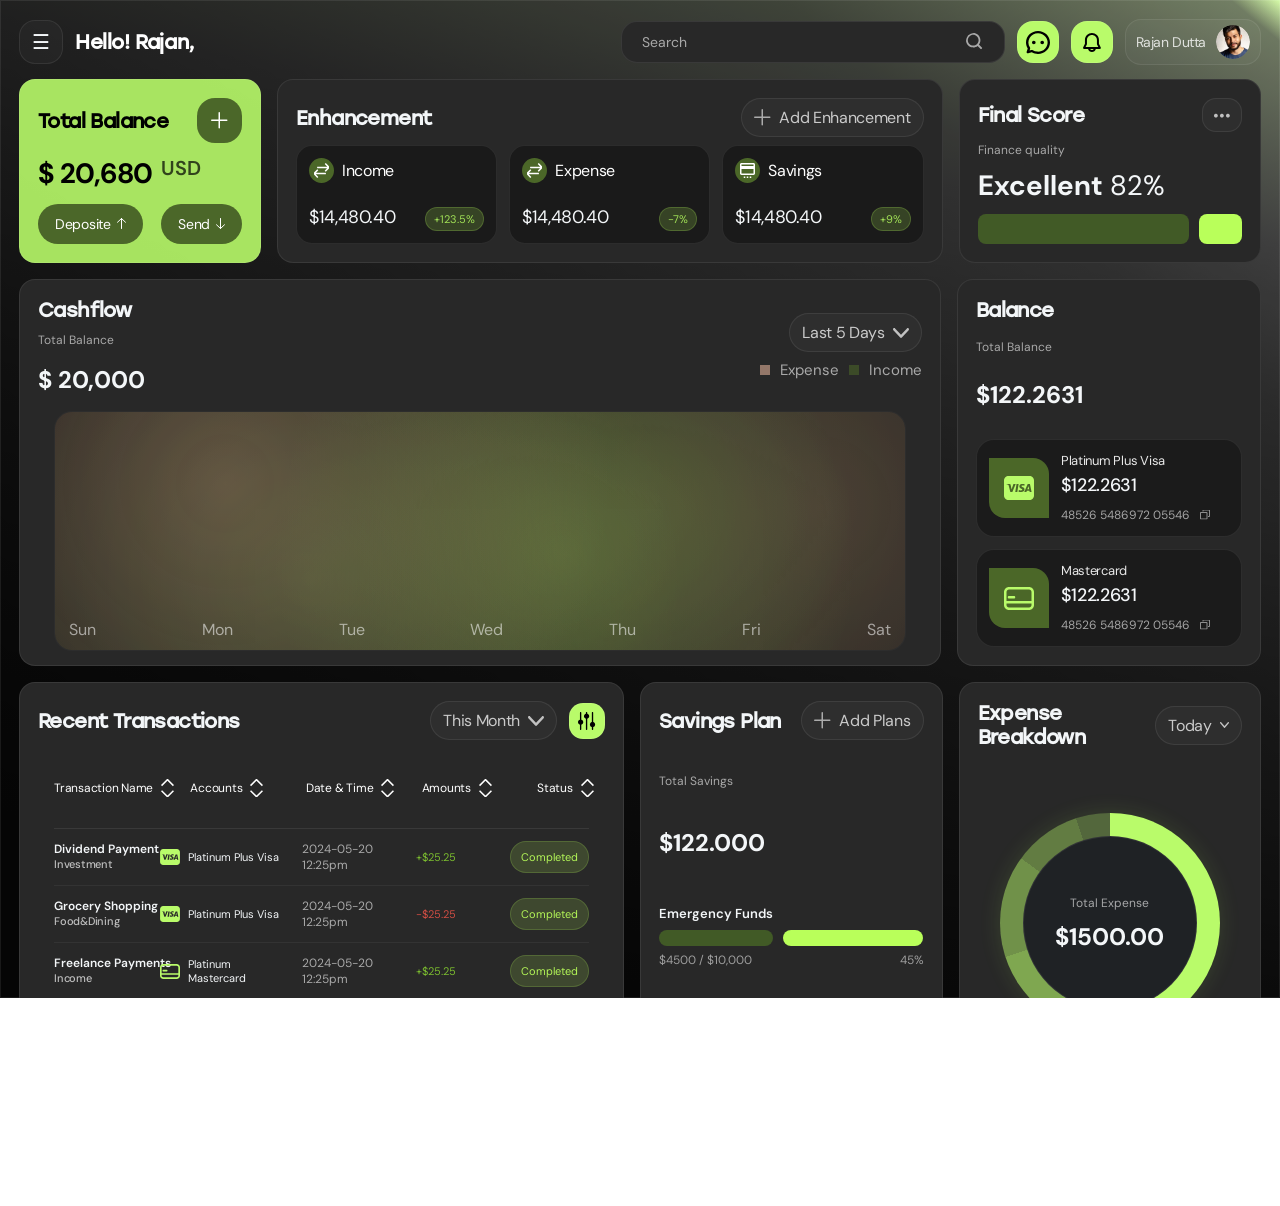
<file: index.html>
<!doctype html>
<html lang="en">
  <head>
    <meta charset="UTF-8" />
    <meta name="viewport" content="width=device-width, initial-scale=1.0" />
    <title>Dashboard - Fin Pocket</title>
    <link
      rel="apple-touch-icon"
      sizes="180x180"
      href="./assets/favicon_io/apple-touch-icon.png"
    />
    <link
      rel="icon"
      type="image/png"
      sizes="32x32"
      href="./assets/favicon_io/favicon-32x32.png"
    />
    <link
      rel="icon"
      type="image/png"
      sizes="16x16"
      href="./assets/favicon_io/favicon-16x16.png"
    />
    <link rel="manifest" href="./assets/favicon_io/site.webmanifest" />
    <link rel="stylesheet" href="./css/style.css" />
  </head>
  <body>
    <input type="checkbox" id="menuToggle" class="menu-toggle" />
    <div class="app">
      <!-- SIDEBAR -->
      <aside class="sidebar">
        <label for="menuToggle" class="sidebar-close">✕</label>
        <div class="sidebar-header">
          <div class="brand">
            <a
              href="https://bikram8538.github.io/fin-pocket/" target="_blank"
              class="brand-logo"
            >
              <figure>
                <img src="./assets/dashboard/logo.svg" alt="logo" />
              </figure>
            </a>
          </div>

          <div class="user">
            <a href="profile.html">
            <div class="user-img"></div>
            <div class="user-info">
              <strong class="user-name">Rajan Dutta</strong>
              <span class="ac-type">Personal Account</span>
            </div>
            <div class="user-chevron"></div>
            </a>
          </div>
        </div>

        <!-- ✅ SCROLL AREA -->
        <div class="sidebar-scroll">
          <p class="menu-title">MAIN MENU</p>
          <nav class="nav top-nav">
            <a class="nav-link active" href="index.html">
              <span class="ico"></span> Dashboard
            </a>
            <a class="nav-link" href="expense.html"><span class="ico"></span> Add Expenses</a>
            <a class="nav-link" href="#"
              ><span class="ico"></span> Recent Expenses</a
            >
            <a class="nav-link" href="#"
              ><span class="ico"></span> Goal Tracking</a
            >
            <a class="nav-link" href="buget.html"
              ><span class="ico"></span> Budget Categories</a
            >
          </nav>

          <p class="menu-title">PREFERENCE</p>
          <nav class="nav bottom-nav">
            <a class="nav-link" href="#"><span class="ico"></span> Promos</a>
            <a class="nav-link" href="#"><span class="ico"></span> Settings</a>
            <a class="nav-link" href="#"
              ><span class="ico"></span> Help center</a
            >
            <a class="nav-link" href="#"><span class="ico"></span> Log out</a>
          </nav>
        </div>

        <div class="upgrade">
          <div class="upgrade-top">
            <a href="#" class="brand-logo">
              <figure>
                <img src="./assets/dashboard/logo.svg" alt="logo" />
              </figure>
            </a>
          </div>
          <h2>Upgrade Plans</h2>
          <p>
            “Upgrade from today to the smarter insights & financial control”.
          </p>
          <a href="#" class="btn btn-white">
            Upgrade your Plan <span class="arrow">↗</span>
          </a>
        </div>
      </aside>
      <label for="menuToggle" class="overlay"></label>
      <!-- MAIN -->
      <main class="main">
        <!-- TOPBAR -->
        <header class="topbar">
          <div class="topbar-left">
            <!-- ✅ MENU BUTTON -->
            <label for="menuToggle" class="menu-btn">☰</label>

            <strong class="hello">Hello! Rajan,</strong>
          </div>

          <div class="topbar-right">
            <div class="search">
              <input type="text" placeholder="Search" />
              <span class="search-ico"></span>
            </div>

            <button class="icon-btn"></button>
            <button class="icon-btn"></button>

            <div class="profile-mini">
              <strong class="name">Rajan Dutta</strong>
              <span class="avatar"></span>
            </div>
          </div>
        </header>

        <!-- GRID -->
        <section class="grid">
          <div class="col">
            <div class="row row-1">
              <!-- Total Balance -->
              <div class="card card-balance">
                <div class="card-head">
                  <h1 class="card-title">Total Balance</h1>
                  <button class="chip-plus">
                    <figure>
                      <img
                        src="./assets/dashboard/plus-icon.svg"
                        alt="Plus Icon"
                      />
                    </figure>
                  </button>
                </div>

                <div class="money">
                  <strong>$ 20,680</strong>
                  <sup>USD</sup>
                </div>

                <div class="actions">
                  <button class="btn btn-green">
                    Deposite
                    <figure>
                      <img
                        src="./assets/dashboard/top-arrow-icon.svg"
                        alt="Up Arrow"
                      />
                    </figure>
                  </button>
                  <button class="btn btn-green">
                    Send
                    <figure>
                      <img
                        src="./assets/dashboard/down-arrow.svg"
                        alt="Down Arrow"
                      />
                    </figure>
                  </button>
                </div>
              </div>

              <!-- Enhancement -->
              <div class="card card-enh">
                <div class="card-head">
                  <h2 class="card-title">Enhancement</h2>
                  <button class="btn btn-outline small">
                    <figure>
                      <img
                        src="./assets/dashboard/plus-icon-60.svg"
                        alt="down arrow"
                      />
                    </figure>
                    Add Enhancement
                  </button>
                </div>

                <div class="enh-cards">
                  <div class="mini-box">
                    <div class="mini-head">
                      <figure class="mini-ico">
                        <img
                          src="./assets/dashboard/incoming-outgoing-icon.svg"
                          alt="Income"
                        />
                      </figure>
                      <span class="mini-title">Income</span>
                    </div>
                    <div class="mini-bottom">
                      <strong class="mini-price">$14,480.40</strong>
                      <span class="mini-pill">+123.5%</span>
                    </div>
                  </div>

                  <div class="mini-box">
                    <div class="mini-head">
                      <figure class="mini-ico">
                        <img
                          src="./assets/dashboard/incoming-outgoing-icon.svg"
                          alt="Expense"
                        />
                      </figure>
                      <span class="mini-title">Expense</span>
                    </div>
                    <div class="mini-bottom">
                      <strong class="mini-price">$14,480.40</strong>
                      <span class="mini-pill">-7%</span>
                    </div>
                  </div>

                  <div class="mini-box">
                    <div class="mini-head">
                      <figure class="mini-ico">
                        <img
                          src="./assets/dashboard/saving-mini.svg"
                          alt="saving"
                        />
                      </figure>
                      <span class="mini-title">Savings</span>
                    </div>
                    <div class="mini-bottom">
                      <strong class="mini-price">$14,480.40</strong>
                      <span class="mini-pill">+9%</span>
                    </div>
                  </div>
                </div>
              </div>

              <!-- Final score -->
              <div class="card card-score">
                <div class="card-head">
                  <h2 class="card-title">Final Score</h2>
                  <button class="dot-menu">•••</button>
                </div>

                <p class="muted">Finance quality</p>
                <div class="score">
                  <strong>Excellent</strong>
                  <span>82%</span>
                </div>

                <div class="score-bar-wrap" style="--val: 82%">
                  <div class="score-bar-dark"></div>
                  <div class="score-bar-light"></div>
                </div>
              </div>
            </div>

            <div class="row row-2">
              <!-- Cashflow Chart -->
              <div class="card card-chart">
                <div class="card-head">
                  <div class="chart-top">
                    <h2 class="card-title">Cashflow</h2>
                    <p class="muted">Total Balance</p>
                    <strong class="big">$ 20,000</strong>
                  </div>

                  <div class="chart-controls">
                    <button class="btn btn-outline small">
                      Last 5 Days
                      <figure>
                        <img
                          src="./assets/dashboard/bottom-chevron-icon.svg"
                          alt=""
                        />
                      </figure>
                    </button>
                    <div class="legend">
                      <span class="dot exp"></span> Expense
                      <span class="dot inc"></span> Income
                    </div>
                  </div>
                </div>

                <div class="chart-placeholder">
                  <div class="wave wave-a"></div>
                  <div class="wave wave-b"></div>
                  <div class="chart-x">
                    <span>Sun</span><span>Mon</span><span>Tue</span
                    ><span>Wed</span><span>Thu</span><span>Fri</span
                    ><span>Sat</span>
                  </div>
                </div>
              </div>

              <div class="card card-bal">
                <div class="card-head">
                  <h2 class="card-title">Balance</h2>
                </div>

                <p class="muted">Total Balance</p>
                <strong class="big">$122.2631</strong>
                <div class="pay-cards">
                  <div class="pay-card">
                    <div class="pay-ico"></div>
                    <div class="pay-info">
                      <p>Platinum Plus Visa</p>
                      <strong>$122.2631</strong>
                      <span class="muted">48526 5486972 05546</span>
                    </div>
                  </div>

                  <div class="pay-card">
                    <div class="pay-ico alt"></div>
                    <div class="pay-info">
                      <p>Mastercard</p>
                      <strong>$122.2631</strong>
                      <span class="muted">48526 5486972 05546</span>
                    </div>
                  </div>
                </div>
              </div>
            </div>

            <div class="row row-3">
              <!-- Recent Transactions -->
              <div class="card card-table">
                <div class="card-head">
                  <h2 class="card-title">Recent Transactions</h2>

                  <div class="table-actions">
                    <button class="btn btn-outline small">
                      This Month
                      <figure>
                        <img
                          src="./assets/dashboard/bottom-chevron-icon.svg"
                          alt=""
                        />
                      </figure>
                    </button>
                    <button class="filter-btn">
                      <figure>
                        <img
                          src="./assets/dashboard/filter-menu-icon.svg"
                          alt="filter"
                        />
                      </figure>
                    </button>
                  </div>
                </div>
                <div class="table-scroll">
                  <div class="table">
                    <div class="table-head">
                      <span>Transaction Name</span>
                      <span>Accounts</span>
                      <span>Date & Time</span>
                      <span>Amounts</span>
                      <span>Status</span>
                    </div>

                    <div class="table-row">
                      <strong
                        >Dividend Payment
                        <span>Investment</span>
                      </strong>
                      <span class="card-type visa">Platinum Plus Visa</span>
                      <span class="muted">2024-05-20 <br />12:25pm</span>
                      <span class="amt plus">+$25.25</span>
                      <span class="status done">Completed</span>
                    </div>

                    <div class="table-row">
                      <strong
                        >Grocery Shopping
                        <span>Food&Dining</span>
                      </strong>
                      <span class="card-type visa">Platinum Plus Visa</span>
                      <span class="muted">2024-05-20 <br />12:25pm</span>
                      <span class="amt minus">-$25.25</span>
                      <span class="status done">Completed</span>
                    </div>

                    <div class="table-row">
                      <strong
                        >Freelance Payments
                        <span>Income</span>
                      </strong>
                      <span class="card-type mastercard"
                        >Platinum Mastercard</span
                      >
                      <span class="muted">2024-05-20 <br />12:25pm</span>
                      <span class="amt plus">+$25.25</span>
                      <span class="status done">Completed</span>
                    </div>

                    <div class="table-row">
                      <strong
                        >Electricity Bill
                        <span>Ulities</span>
                      </strong>
                      <span class="card-type visa">Platinum Plus Visa</span>
                      <span class="muted">2024-05-20 <br />12:25pm</span>
                      <span class="amt minus">-$25.25</span>
                      <span class="status pending">Pending</span>
                    </div>
                    <div class="table-row">
                      <strong
                        >Flipkart Shopping
                        <span>Shopping</span>
                      </strong>
                      <span class="card-type visa">Platinum Plus Visa</span>
                      <span class="muted">2024-05-20 <br />12:25pm</span>
                      <span class="amt minus">-$25.25</span>
                      <span class="status done">Completed</span>
                    </div>
                    <div class="table-row">
                      <strong
                        >Roofcafe
                        <span>Food&Dining</span>
                      </strong>
                      <span class="card-type visa">Platinum Plus Visa</span>
                      <span class="muted">2024-05-20 <br />12:25pm</span>
                      <span class="amt minus">-$25.25</span>
                      <span class="status done">Completed</span>
                    </div>
                  </div>
                </div>
              </div>

              <!-- Savings Plan -->
              <div class="card card-savings">
                <div class="card-head">
                  <h2 class="card-title">Savings Plan</h2>
                  <button class="btn btn-outline small">
                    <figure>
                      <img
                        src="./assets/dashboard/plus-icon-60.svg"
                        alt="down arrow"
                      />
                    </figure>
                    Add Plans
                  </button>
                </div>

                <p class="muted">Total Savings</p>
                <strong class="big">$122.000</strong>

                <div class="saving-item">
                  <p>Emergency Funds</p>
                  <div class="bar-wrap" style="--val: 45%">
                    <div class="bar-dark"></div>
                    <div class="bar-light"></div>
                  </div>
                  <div class="bar-meta">
                    <span>$4500 / $10,000</span>
                    <span>45%</span>
                  </div>
                </div>

                <div class="saving-item">
                  <p>Vacation Funds</p>
                  <div class="bar-wrap" style="--val: 57%">
                    <div class="bar-dark"></div>
                    <div class="bar-light"></div>
                  </div>
                  <div class="bar-meta">
                    <span>$5700 / $10,000</span>
                    <span>57%</span>
                  </div>
                </div>

                <div class="saving-item">
                  <p>Retirement Funds</p>
                  <div class="bar-wrap" style="--val: 78%">
                    <div class="bar-dark"></div>
                    <div class="bar-light"></div>
                  </div>
                  <div class="bar-meta">
                    <span>$7800 / $10,000</span>
                    <span>78%</span>
                  </div>
                </div>
              </div>

              <div class="card card-breakdown">
                <div class="card-head">
                  <h2 class="card-title">Expense Breakdown</h2>
                  <button class="btn btn-outline small">
                    Today
                    <figure>
                      <img
                        src="./assets/dashboard/bottom-chevron-icon.svg"
                        alt=""
                      />
                    </figure>
                  </button>
                </div>
                <div class="expense-card">
                  <div class="donut-wrap">
                    <div class="donut" id="donut">
                      <div class="donut-center">
                        <p class="muted">Total Expense</p>
                        <strong class="big">$1500.00</strong>
                      </div>
                    </div>
                  </div>

                  <div class="breakdown" id="breakdown">
                    <div
                      class="break-row"
                      data-percent="50"
                      data-color="#B9FB6A"
                    >
                      <span class="tag-percent">50%</span>
                      <span class="tag">Education</span>
                      <span class="tag-value">$2100</span>
                    </div>

                    <div
                      class="break-row"
                      data-percent="20"
                      data-color="#7FA750"
                    >
                      <span class="tag-percent">20%</span>
                      <span class="tag">Rent & Living</span>
                      <span class="tag-value">$2100</span>
                    </div>

                    <div
                      class="break-row"
                      data-percent="15"
                      data-color="#709149"
                    >
                      <span class="tag-percent">15%</span>
                      <span class="tag">Investments</span>
                      <span class="tag-value">$2100</span>
                    </div>

                    <div
                      class="break-row"
                      data-percent="10"
                      data-color="#627C42"
                    >
                      <span class="tag-percent">10%</span>
                      <span class="tag">Grocery</span>
                      <span class="tag-value">$2100</span>
                    </div>

                    <div
                      class="break-row"
                      data-percent="5"
                      data-color="#53673C"
                    >
                      <span class="tag-percent">5%</span>
                      <span class="tag">Shopping</span>
                      <span class="tag-value">$2100</span>
                    </div>
                  </div>
                </div>
              </div>
            </div>
          </div>
        </section>
      </main>
    </div>
    <script src="./js/index.js"></script>
  </body>
</html>
</file>
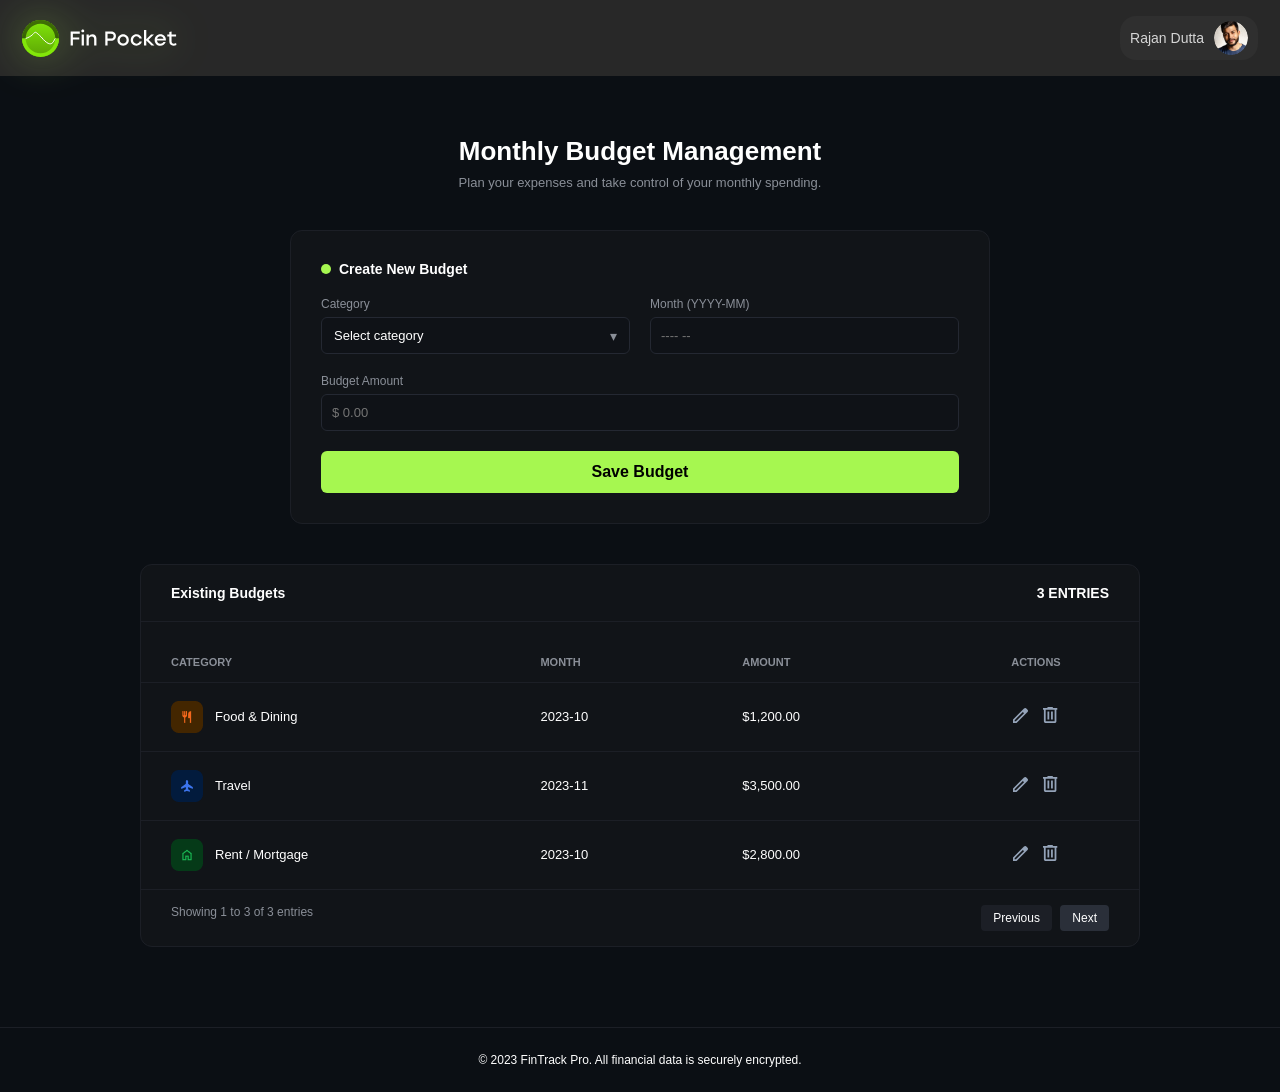
<file: buget.html>
<!doctype html>
<html lang="en">
  <head>
    <meta charset="UTF-8" />
    <meta name="viewport" content="width=device-width, initial-scale=1.0" />
    <title>Budget - Fin Pocket</title>
    <link
      rel="apple-touch-icon"
      sizes="180x180"
      href="./assets/favicon_io/apple-touch-icon.png"
    />
    <link
      rel="icon"
      type="image/png"
      sizes="32x32"
      href="./assets/favicon_io/favicon-32x32.png"
    />
    <link
      rel="icon"
      type="image/png"
      sizes="16x16"
      href="./assets/favicon_io/favicon-16x16.png"
    />
    <link rel="manifest" href="./assets/favicon_io/site.webmanifest" />

    <link
      href="https://fonts.googleapis.com/css2?family=Poppins:wght@300;400;500;600;700&display=swap"
      rel="stylesheet"
    />

    <link rel="stylesheet" href="topbar.css" />
    <link rel="stylesheet" href="./styles/buget.css" />
  </head>

  <body>
    <!-- NAVBAR -->
    <header class="topbar">
      <div class="topbar-left">
        <div class="brand">
          <a
            href="https://bikram8538.github.io/fin-pocket/"
            target="_blank"
            class="brand-logo"
          >
            <figure>
              <img src="./assets/dashboard/logo.svg" alt="logo" />
            </figure>
          </a>
        </div>
      </div>

      <div class="topbar-right">
        

        <div class="profile-mini">
          <strong class="name">Rajan Dutta</strong>
          <span class="avatar"></span>
        </div>
      </div>
    </header>

  
    <div class="title-section">
      <h1>Monthly Budget Management</h1>
      <p>Plan your expenses and take control of your monthly spending.</p>
    </div>

  
    <div class="card budget-card">
      <div class="card-header">
        <span class="green-dot"></span>
        Create New Budget
      </div>

      <div class="form-row">
       <div class="form-group custom-select-wrapper">
  <label>Category</label>

  <div class="custom-select">
    <div class="select-trigger">
      Select category
    </div>

    <div class="select-dropdown">
      <div class="select-item">Housing</div>
      <div class="select-item">Food</div>
      <div class="select-item">Transport</div>
      <div class="select-item">Bills</div>
      <div class="select-item">EMI</div>
    </div>
  </div>
</div>

        <div class="form-group">
          <label>Month (YYYY-MM)</label>
          <input type="text" placeholder="---- --" />
        </div>
      </div>

      <div class="form-group full">
        <label>Budget Amount</label>
        <input type="text" placeholder="$ 0.00" />
      </div>

      <button class="btn-green">Save Budget</button>
    </div>


    <div class="card table-card">
      <div class="card-header table-header">
        <div>
          <span class="green-dot"></span>
          Existing Budgets
        </div>
        <div class="entries">3 ENTRIES</div>
      </div>

      <table>
        <thead>
          <tr>
            <th>CATEGORY</th>
            <th>MONTH</th>
            <th>AMOUNT</th>
            <th>ACTIONS</th>
          </tr>
        </thead>

        <tbody>
          <tr>
       <tbody>
  <tr>
    <td>
      <div class="category">
        <span class="cat-icon food"><img src="./assets/icon-1.png" alt=""></span>
        Food & Dining
      </div>
    </td>
    <td>2023-10</td>
    <td>$1,200.00</td>
    <td>
                  <ul class="actions">
                    <li><button class="edit-btn-ico"></button></li>
                    <li><button class="del-btn-ico"></button></li>
                  </ul>
                </td>
  </tr>

  <tr>
    <td>
      <div class="category">
        <span class="cat-icon travel"><img src="./assets/icon-2.png" alt=""></span>
        Travel
      </div>
    </td>
    <td>2023-11</td>
    <td>$3,500.00</td>
    <td>
                  <ul class="actions">
                    <li><button class="edit-btn-ico"></button></li>
                    <li><button class="del-btn-ico"></button></li>
                  </ul>
                </td>
  </tr>

  <tr>
    <td>
      <div class="category">
        <span class="cat-icon rent"><img src="./assets/icon-3.png" alt=""></span>
        Rent / Mortgage
      </div>
    </td>
    <td>2023-10</td>
    <td>$2,800.00</td>
    <td>
                  <ul class="actions">
                    <li><button class="edit-btn-ico"></button></li>
                    <li><button class="del-btn-ico"></button></li>
                  </ul>
                </td>
  </tr>
</tbody>

      </table>

      <div class="table-footer">
        <span>Showing 1 to 3 of 3 entries</span>
        <div class="pagination">
          <button>Previous</button>
          <button class="active">Next</button>
        </div>
      </div>
    </div>

    <!-- FOOTER -->
    <div class="footer">
      <p class="foot">
        © 2023 FinTrack Pro. All financial data is securely encrypted.
      </p>
    </div>
  </body>
  <script src="./js/dashboard.js"></script>
</html>
</file>
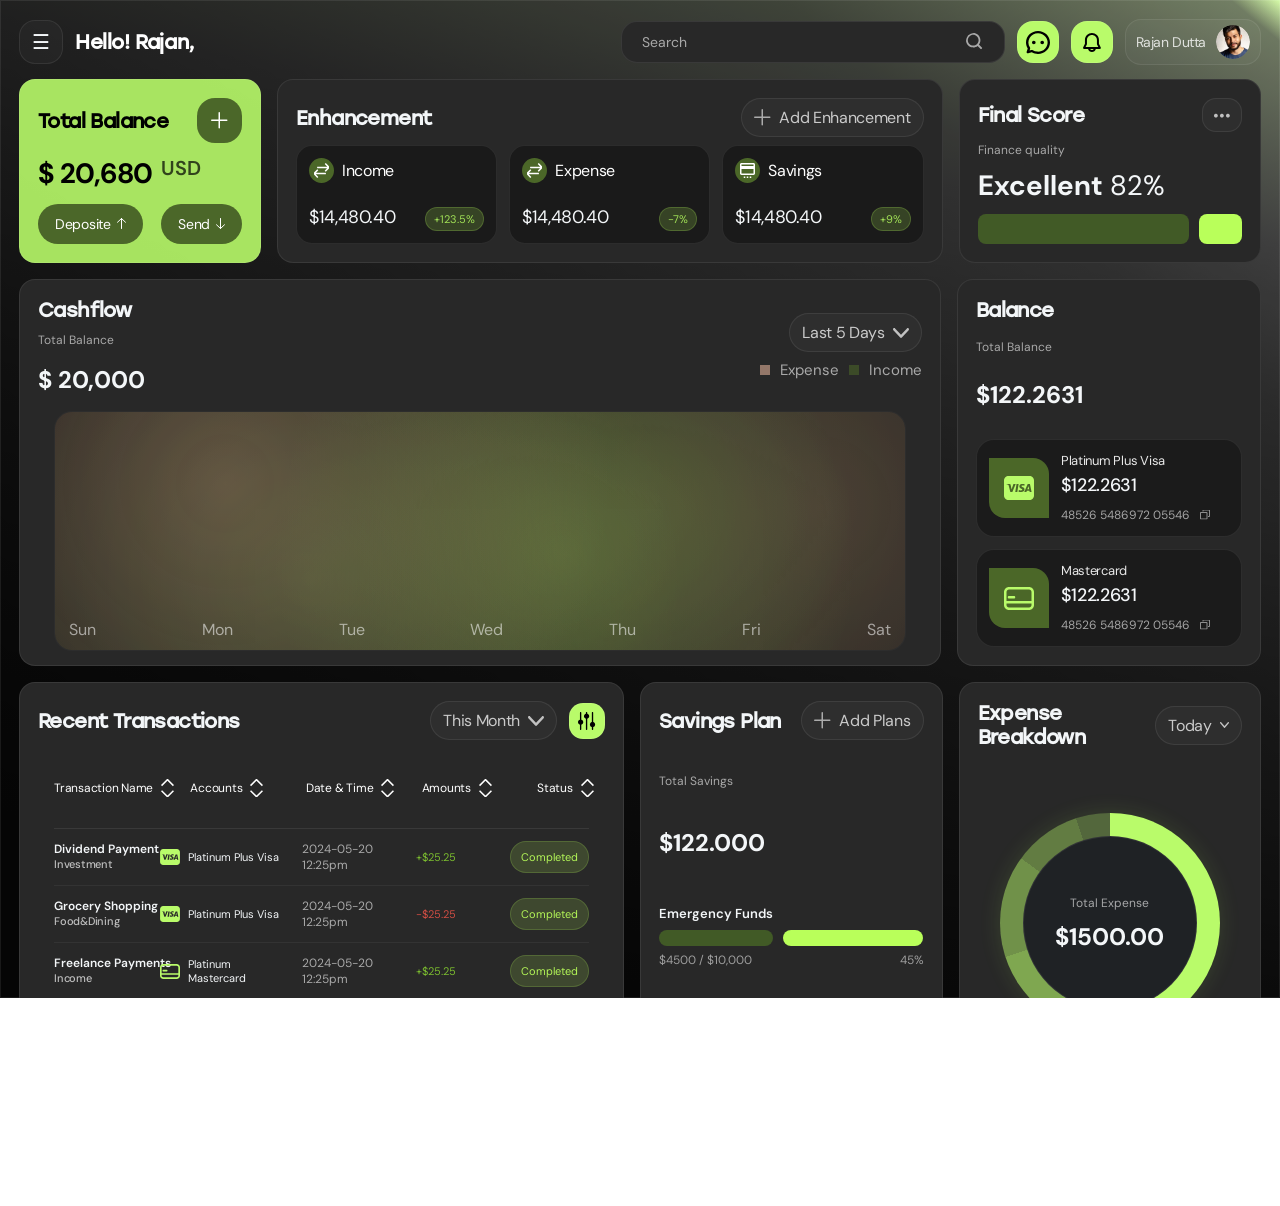
<file: dashboard.html>
<!doctype html>
<html lang="en">
  <head>
    <meta charset="UTF-8" />
    <meta name="viewport" content="width=device-width, initial-scale=1.0" />
    <title>Dashboard - Fin Pocket</title>
    <link
      rel="apple-touch-icon"
      sizes="180x180"
      href="./assets/favicon_io/apple-touch-icon.png"
    />
    <link
      rel="icon"
      type="image/png"
      sizes="32x32"
      href="./assets/favicon_io/favicon-32x32.png"
    />
    <link
      rel="icon"
      type="image/png"
      sizes="16x16"
      href="./assets/favicon_io/favicon-16x16.png"
    />
    <link rel="manifest" href="./assets/favicon_io/site.webmanifest" />
    <link rel="stylesheet" href="./css/dashboard.css" />
  </head>
  <body>
    <input type="checkbox" id="menuToggle" class="menu-toggle" />
    <div class="app">
      <!-- SIDEBAR -->
      <aside class="sidebar">
        <label for="menuToggle" class="sidebar-close">✕</label>
        <div class="sidebar-header">
          <div class="brand">
            <a
              href="https://bikram8538.github.io/fin-pocket/" target="_blank"
              class="brand-logo"
            >
              <figure>
                <img src="./assets/dashboard/logo.svg" alt="logo" />
              </figure>
            </a>
          </div>

          <div class="user">
            <a href="profile.html">
            <div class="user-img"></div>
            <div class="user-info">
              <strong class="user-name">Rajan Dutta</strong>
              <span class="ac-type">Personal Account</span>
            </div>
            <div class="user-chevron"></div>
            </a>
          </div>
        </div>

        <!-- ✅ SCROLL AREA -->
        <div class="sidebar-scroll">
          <p class="menu-title">MAIN MENU</p>
          <nav class="nav top-nav">
            <a class="nav-link active" href="./index.html">
              <span class="ico"></span> Dashboard
            </a>
            <a class="nav-link" href="#"><span class="ico"></span> Add Expenses</a>
            <a class="nav-link" href="#"
              ><span class="ico"></span> Recent Expenses</a
            >
            <a class="nav-link" href="#"
              ><span class="ico"></span> Goal Tracking</a
            >
            <a class="nav-link" href="#"
              ><span class="ico"></span> Budget Categories</a
            >
          </nav>

          <p class="menu-title">PREFERENCE</p>
          <nav class="nav bottom-nav">
            <a class="nav-link" href="#"><span class="ico"></span> Promos</a>
            <a class="nav-link" href="#"><span class="ico"></span> Settings</a>
            <a class="nav-link" href="#"
              ><span class="ico"></span> Help center</a
            >
            <a class="nav-link" href="#"><span class="ico"></span> Log out</a>
          </nav>
        </div>

        <div class="upgrade">
          <div class="upgrade-top">
            <a href="#" class="brand-logo">
              <figure>
                <img src="./assets/dashboard/logo.svg" alt="logo" />
              </figure>
            </a>
          </div>
          <h2>Upgrade Plans</h2>
          <p>
            “Upgrade from today to the smarter insights & financial control”.
          </p>
          <a href="#" class="btn btn-white">
            Upgrade your Plan <span class="arrow">↗</span>
          </a>
        </div>
      </aside>
      <label for="menuToggle" class="overlay"></label>
      <!-- MAIN -->
      <main class="main">
        <!-- TOPBAR -->
        <header class="topbar">
          <div class="topbar-left">
            <!-- ✅ MENU BUTTON -->
            <label for="menuToggle" class="menu-btn">☰</label>

            <strong class="hello">Hello! Rajan,</strong>
          </div>

          <div class="topbar-right">
            <div class="search">
              <input type="text" placeholder="Search" />
              <span class="search-ico"></span>
            </div>

            <button class="icon-btn"></button>
            <button class="icon-btn"></button>

            <div class="profile-mini">
              <strong class="name">Rajan Dutta</strong>
              <span class="avatar"></span>
            </div>
          </div>
        </header>

        <!-- GRID -->
        <section class="grid">
          <div class="col">
            <div class="row row-1">
              <!-- Total Balance -->
              <div class="card card-balance">
                <div class="card-head">
                  <h1 class="card-title">Total Balance</h1>
                  <button class="chip-plus">
                    <figure>
                      <img
                        src="./assets/dashboard/plus-icon.svg"
                        alt="Plus Icon"
                      />
                    </figure>
                  </button>
                </div>

                <div class="money">
                  <strong>$ 20,680</strong>
                  <sup>USD</sup>
                </div>

                <div class="actions">
                  <button class="btn btn-green">
                    Deposite
                    <figure>
                      <img
                        src="./assets/dashboard/top-arrow-icon.svg"
                        alt="Up Arrow"
                      />
                    </figure>
                  </button>
                  <button class="btn btn-green">
                    Send
                    <figure>
                      <img
                        src="./assets/dashboard/down-arrow.svg"
                        alt="Down Arrow"
                      />
                    </figure>
                  </button>
                </div>
              </div>

              <!-- Enhancement -->
              <div class="card card-enh">
                <div class="card-head">
                  <h2 class="card-title">Enhancement</h2>
                  <button class="btn btn-outline small">
                    <figure>
                      <img
                        src="./assets/dashboard/plus-icon-60.svg"
                        alt="down arrow"
                      />
                    </figure>
                    Add Enhancement
                  </button>
                </div>

                <div class="enh-cards">
                  <div class="mini-box">
                    <div class="mini-head">
                      <figure class="mini-ico">
                        <img
                          src="./assets/dashboard/incoming-outgoing-icon.svg"
                          alt="Income"
                        />
                      </figure>
                      <span class="mini-title">Income</span>
                    </div>
                    <div class="mini-bottom">
                      <strong class="mini-price">$14,480.40</strong>
                      <span class="mini-pill">+123.5%</span>
                    </div>
                  </div>

                  <div class="mini-box">
                    <div class="mini-head">
                      <figure class="mini-ico">
                        <img
                          src="./assets/dashboard/incoming-outgoing-icon.svg"
                          alt="Expense"
                        />
                      </figure>
                      <span class="mini-title">Expense</span>
                    </div>
                    <div class="mini-bottom">
                      <strong class="mini-price">$14,480.40</strong>
                      <span class="mini-pill">-7%</span>
                    </div>
                  </div>

                  <div class="mini-box">
                    <div class="mini-head">
                      <figure class="mini-ico">
                        <img
                          src="./assets/dashboard/saving-mini.svg"
                          alt="saving"
                        />
                      </figure>
                      <span class="mini-title">Savings</span>
                    </div>
                    <div class="mini-bottom">
                      <strong class="mini-price">$14,480.40</strong>
                      <span class="mini-pill">+9%</span>
                    </div>
                  </div>
                </div>
              </div>

              <!-- Final score -->
              <div class="card card-score">
                <div class="card-head">
                  <h2 class="card-title">Final Score</h2>
                  <button class="dot-menu">•••</button>
                </div>

                <p class="muted">Finance quality</p>
                <div class="score">
                  <strong>Excellent</strong>
                  <span>82%</span>
                </div>

                <div class="score-bar-wrap" style="--val: 82%">
                  <div class="score-bar-dark"></div>
                  <div class="score-bar-light"></div>
                </div>
              </div>
            </div>

            <div class="row row-2">
              <!-- Cashflow Chart -->
              <div class="card card-chart">
                <div class="card-head">
                  <div class="chart-top">
                    <h2 class="card-title">Cashflow</h2>
                    <p class="muted">Total Balance</p>
                    <strong class="big">$ 20,000</strong>
                  </div>

                  <div class="chart-controls">
                    <button class="btn btn-outline small">
                      Last 5 Days
                      <figure>
                        <img
                          src="./assets/dashboard/bottom-chevron-icon.svg"
                          alt=""
                        />
                      </figure>
                    </button>
                    <div class="legend">
                      <span class="dot exp"></span> Expense
                      <span class="dot inc"></span> Income
                    </div>
                  </div>
                </div>

                <div class="chart-placeholder">
                  <div class="wave wave-a"></div>
                  <div class="wave wave-b"></div>
                  <div class="chart-x">
                    <span>Sun</span><span>Mon</span><span>Tue</span
                    ><span>Wed</span><span>Thu</span><span>Fri</span
                    ><span>Sat</span>
                  </div>
                </div>
              </div>

              <div class="card card-bal">
                <div class="card-head">
                  <h2 class="card-title">Balance</h2>
                </div>

                <p class="muted">Total Balance</p>
                <strong class="big">$122.2631</strong>
                <div class="pay-cards">
                  <div class="pay-card">
                    <div class="pay-ico"></div>
                    <div class="pay-info">
                      <p>Platinum Plus Visa</p>
                      <strong>$122.2631</strong>
                      <span class="muted">48526 5486972 05546</span>
                    </div>
                  </div>

                  <div class="pay-card">
                    <div class="pay-ico alt"></div>
                    <div class="pay-info">
                      <p>Mastercard</p>
                      <strong>$122.2631</strong>
                      <span class="muted">48526 5486972 05546</span>
                    </div>
                  </div>
                </div>
              </div>
            </div>

            <div class="row row-3">
              <!-- Recent Transactions -->
              <div class="card card-table">
                <div class="card-head">
                  <h2 class="card-title">Recent Transactions</h2>

                  <div class="table-actions">
                    <button class="btn btn-outline small">
                      This Month
                      <figure>
                        <img
                          src="./assets/dashboard/bottom-chevron-icon.svg"
                          alt=""
                        />
                      </figure>
                    </button>
                    <button class="filter-btn">
                      <figure>
                        <img
                          src="./assets/dashboard/filter-menu-icon.svg"
                          alt="filter"
                        />
                      </figure>
                    </button>
                  </div>
                </div>
                <div class="table-scroll">
                  <div class="table">
                    <div class="table-head">
                      <span>Transaction Name</span>
                      <span>Accounts</span>
                      <span>Date & Time</span>
                      <span>Amounts</span>
                      <span>Status</span>
                    </div>

                    <div class="table-row">
                      <strong
                        >Dividend Payment
                        <span>Investment</span>
                      </strong>
                      <span class="card-type visa">Platinum Plus Visa</span>
                      <span class="muted">2024-05-20 <br />12:25pm</span>
                      <span class="amt plus">+$25.25</span>
                      <span class="status done">Completed</span>
                    </div>

                    <div class="table-row">
                      <strong
                        >Grocery Shopping
                        <span>Food&Dining</span>
                      </strong>
                      <span class="card-type visa">Platinum Plus Visa</span>
                      <span class="muted">2024-05-20 <br />12:25pm</span>
                      <span class="amt minus">-$25.25</span>
                      <span class="status done">Completed</span>
                    </div>

                    <div class="table-row">
                      <strong
                        >Freelance Payments
                        <span>Income</span>
                      </strong>
                      <span class="card-type mastercard"
                        >Platinum Mastercard</span
                      >
                      <span class="muted">2024-05-20 <br />12:25pm</span>
                      <span class="amt plus">+$25.25</span>
                      <span class="status done">Completed</span>
                    </div>

                    <div class="table-row">
                      <strong
                        >Electricity Bill
                        <span>Ulities</span>
                      </strong>
                      <span class="card-type visa">Platinum Plus Visa</span>
                      <span class="muted">2024-05-20 <br />12:25pm</span>
                      <span class="amt minus">-$25.25</span>
                      <span class="status pending">Pending</span>
                    </div>
                    <div class="table-row">
                      <strong
                        >Flipkart Shopping
                        <span>Shopping</span>
                      </strong>
                      <span class="card-type visa">Platinum Plus Visa</span>
                      <span class="muted">2024-05-20 <br />12:25pm</span>
                      <span class="amt minus">-$25.25</span>
                      <span class="status done">Completed</span>
                    </div>
                    <div class="table-row">
                      <strong
                        >Roofcafe
                        <span>Food&Dining</span>
                      </strong>
                      <span class="card-type visa">Platinum Plus Visa</span>
                      <span class="muted">2024-05-20 <br />12:25pm</span>
                      <span class="amt minus">-$25.25</span>
                      <span class="status done">Completed</span>
                    </div>
                  </div>
                </div>
              </div>

              <!-- Savings Plan -->
              <div class="card card-savings">
                <div class="card-head">
                  <h2 class="card-title">Savings Plan</h2>
                  <button class="btn btn-outline small">
                    <figure>
                      <img
                        src="./assets/dashboard/plus-icon-60.svg"
                        alt="down arrow"
                      />
                    </figure>
                    Add Plans
                  </button>
                </div>

                <p class="muted">Total Savings</p>
                <strong class="big">$122.000</strong>

                <div class="saving-item">
                  <p>Emergency Funds</p>
                  <div class="bar-wrap" style="--val: 45%">
                    <div class="bar-dark"></div>
                    <div class="bar-light"></div>
                  </div>
                  <div class="bar-meta">
                    <span>$4500 / $10,000</span>
                    <span>45%</span>
                  </div>
                </div>

                <div class="saving-item">
                  <p>Vacation Funds</p>
                  <div class="bar-wrap" style="--val: 57%">
                    <div class="bar-dark"></div>
                    <div class="bar-light"></div>
                  </div>
                  <div class="bar-meta">
                    <span>$5700 / $10,000</span>
                    <span>57%</span>
                  </div>
                </div>

                <div class="saving-item">
                  <p>Retirement Funds</p>
                  <div class="bar-wrap" style="--val: 78%">
                    <div class="bar-dark"></div>
                    <div class="bar-light"></div>
                  </div>
                  <div class="bar-meta">
                    <span>$7800 / $10,000</span>
                    <span>78%</span>
                  </div>
                </div>
              </div>

              <div class="card card-breakdown">
                <div class="card-head">
                  <h2 class="card-title">Expense Breakdown</h2>
                  <button class="btn btn-outline small">
                    Today
                    <figure>
                      <img
                        src="./assets/dashboard/bottom-chevron-icon.svg"
                        alt=""
                      />
                    </figure>
                  </button>
                </div>
                <div class="expense-card">
                  <div class="donut-wrap">
                    <div class="donut" id="donut">
                      <div class="donut-center">
                        <p class="muted">Total Expense</p>
                        <strong class="big">$1500.00</strong>
                      </div>
                    </div>
                  </div>

                  <div class="breakdown" id="breakdown">
                    <div
                      class="break-row"
                      data-percent="50"
                      data-color="#B9FB6A"
                    >
                      <span class="tag-percent">50%</span>
                      <span class="tag">Education</span>
                      <span class="tag-value">$2100</span>
                    </div>

                    <div
                      class="break-row"
                      data-percent="20"
                      data-color="#7FA750"
                    >
                      <span class="tag-percent">20%</span>
                      <span class="tag">Rent & Living</span>
                      <span class="tag-value">$2100</span>
                    </div>

                    <div
                      class="break-row"
                      data-percent="15"
                      data-color="#709149"
                    >
                      <span class="tag-percent">15%</span>
                      <span class="tag">Investments</span>
                      <span class="tag-value">$2100</span>
                    </div>

                    <div
                      class="break-row"
                      data-percent="10"
                      data-color="#627C42"
                    >
                      <span class="tag-percent">10%</span>
                      <span class="tag">Grocery</span>
                      <span class="tag-value">$2100</span>
                    </div>

                    <div
                      class="break-row"
                      data-percent="5"
                      data-color="#53673C"
                    >
                      <span class="tag-percent">5%</span>
                      <span class="tag">Shopping</span>
                      <span class="tag-value">$2100</span>
                    </div>
                  </div>
                </div>
              </div>
            </div>
          </div>
        </section>
      </main>
    </div>
    <script src="./js/index.js"></script>
  </body>
</html>
</file>
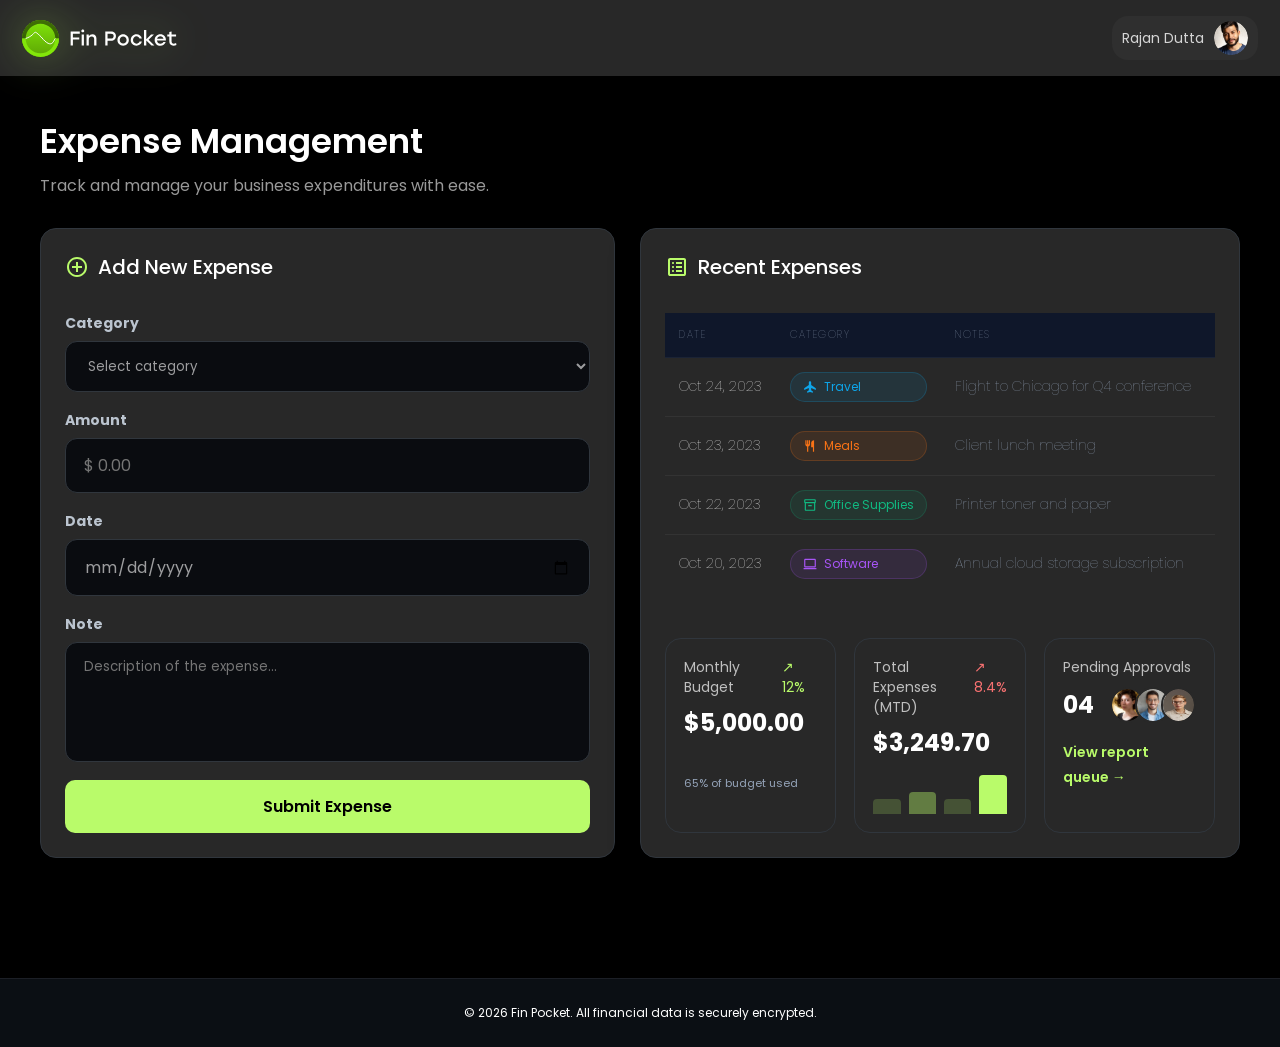
<file: expense.html>
<!DOCTYPE html>
<html lang="en">

<head>
  <meta charset="UTF-8" />
  <meta name="viewport" content="width=device-width, initial-scale=1.0" />
  <title>Expense - Fin Pocket</title>
  <link
      rel="apple-touch-icon"
      sizes="180x180"
      href="./assets/favicon_io/apple-touch-icon.png"
    />
    <link
      rel="icon"
      type="image/png"
      sizes="32x32"
      href="./assets/favicon_io/favicon-32x32.png"
    />
    <link
      rel="icon"
      type="image/png"
      sizes="16x16"
      href="./assets/favicon_io/favicon-16x16.png"
    />
    <link rel="manifest" href="./assets/favicon_io/site.webmanifest" />

  <link href="https://fonts.googleapis.com/css2?family=Poppins:wght@300;400;500;600;700&display=swap" rel="stylesheet">
  <link rel="stylesheet" href="./css/expense.css">
  <link rel="stylesheet" href="topbar.css">
</head>

<body>

  <!-- NAVBAR -->
  <header class="topbar">
    <div class="topbar-left">
      <!-- ✅ MENU BUTTON -->
      <div class="brand">
        <a href="https://bikram8538.github.io/fin-pocket/" target="_blank" class="brand-logo">
          <figure>
            <img src="./assets/dashboard/logo.svg" alt="logo" />
          </figure>
        </a>
      </div>
    </div>

    <div class="topbar-right">


      <!-- <button class="icon-btn"></button> -->

      <div class="profile-mini">
        <strong class="name">Rajan Dutta</strong>
        <span class="avatar"></span>
      </div>
    </div>
  </header>

  <!-- CONTENT -->
  <div class="container">

    <h1 class="title">Expense Management</h1>
    <p class="subtitle">Track and manage your business expenditures with ease.</p>

    <div class="grid">

      <!-- LEFT FORM -->
      <div class="card">
        <div class="card-head">
          <figure>
            <img src="./assets/expences/add-icon.svg" alt="add-icon">
          </figure>
          <h2>Add New Expense</h2>
        </div>
        <form action="">
          <div class="form-group">
            <label for="category">Category</label>
            <select class="input" id="category">
              <option disabled selected>Select category</option>

              <optgroup label="Operational">
                <option>Office Supplies</option>
                <option>Utilities</option>
                <option>Rent</option>
                <option>Maintenance</option>
                <option>Internet & Phone</option>
              </optgroup>

              <optgroup label="Travel & Client">
                <option>Travel</option>
                <option>Accommodation</option>
                <option>Meals</option>
                <option>Client Entertainment</option>
                <option>Transportation</option>
              </optgroup>

              <optgroup label="Technology">
                <option>Software Subscription</option>
                <option>Hardware</option>
                <option>Cloud Services</option>
                <option>Web Hosting</option>
                <option>Domain Renewal</option>
              </optgroup>

              <optgroup label="Marketing">
                <option>Advertising</option>
                <option>Social Media Ads</option>
                <option>Printing</option>
                <option>Branding</option>
                <option>Content Creation</option>
              </optgroup>

              <optgroup label="HR & Admin">
                <option>Salaries</option>
                <option>Freelancers</option>
                <option>Training</option>
                <option>Recruitment</option>
                <option>Insurance</option>
              </optgroup>

              <optgroup label="Finance">
                <option>Bank Charges</option>
                <option>Taxes</option>
                <option>Loan Repayment</option>
                <option>Accounting Services</option>
              </optgroup>
            </select>

          </div>
          <div class="form-group">
            <label for="amount">Amount</label>
            <input class="input" placeholder="$ 0.00" id="amount" />
          </div>
          <div class="form-group">
            <label for="date">Date</label>
            <input type="date" name="" id="date" class="input">
          </div>
          <div class="form-group">
            <label for="note">Note</label>
            <textarea class="input" id="note" placeholder="Description of the expense..."></textarea>
          </div>
          <input type="submit" value="Submit Expense" class="submit-btn">
        </form>
      </div>

      <!-- RIGHT TABLE -->
      <div class="card">
        <div class="card-top">

          <div class="card-head">
            <figure>
              <img src="./assets/expences/recent-icon.svg" alt="recent-icon">
            </figure>
            <h2>Recent Expenses</h2>
          </div>
          <div class="table-wrapper">
          <table class="table">
            <thead>
              <tr>
                <th>Date</th>
                <th>Category</th>
                <th>Notes</th>
                <th>Amount</th>
                <th>Actions</th>
              </tr>
            </thead>

            <tbody>
              <tr>
                <td>Oct 24, 2023</td>
                <td><span class="badge travel"><div class="travel-ico"></div>Travel</span></td>
                <td>Flight to Chicago for Q4 conference</td>
                <td>$450.00</td>
                <td>
                  <ul class="actions">
                    <li><button class="edit-btn-ico"></button></li>
                    <li><button class="del-btn-ico"></button></li>
                  </ul>
                </td>
              </tr>

              <tr>
                <td>Oct 23, 2023</td>
                <td><span class="badge meal"><div class="meal-ico"></div>Meals</span></td>
                <td>Client lunch meeting</td>
                <td>$84.50</td>
                <td>
                  <ul class="actions">
                    <li><button class="edit-btn-ico"></button></li>
                    <li><button class="del-btn-ico"></button></li>
                  </ul>
                </td>
              </tr>

              <tr>
                <td>Oct 22, 2023</td>
                <td><span class="badge office"><div class="office-ico"></div>Office Supplies</span></td>
                <td>Printer toner and paper</td>
                <td>$125.20</td>
                <td>
                  <ul class="actions">
                    <li><button class="edit-btn-ico"></button></li>
                    <li><button class="del-btn-ico"></button></li>
                  </ul>
                </td>
              </tr>

              <tr>
                <td>Oct 20, 2023</td>
                <td><span class="badge software"><div class="soft-ico"></div>Software</span></td>
                <td>Annual cloud storage subscription</td>
                <td>$240.00</td>
                <td>
                  <ul class="actions">
                    <li><button class="edit-btn-ico"></button></li>
                    <li><button class="del-btn-ico"></button></li>
                  </ul>
                </td>
              </tr>

            </tbody>
          </table>
          </div>
        </div>

        <!-- STATS -->
        <div class="stats">

          <div class="financial-card">
            <div class="financial-card-header">
              <span>Monthly Budget</span>
              <span class="positive">↗ 12%</span>
            </div>

            <h3>$5,000.00</h3>

            <div class="progress">
              <div class="progress-fill"></div>
            </div>

            <p class="sub-text">65% of budget used</p>
          </div>

          <!-- Card 2 -->
          <div class="financial-card">
            <div class="financial-card-header">
              <span>Total Expenses (MTD)</span>
              <span class="financial-negative">↗ 8.4%</span>
            </div>

            <h3>$3,249.70</h3>

            <div class="financial-mini-chart">
              <span></span>
              <span></span>
              <span></span>
              <span></span>
            </div>
          </div>

          <!-- Card 3 -->
          <div class="financial-card">
            <div class="financial-card-header">
              <span>Pending Approvals</span>
            </div>

            <div class="approval-row">

              <h3>04</h3>
              <div class="financial-avatars">
                <figure><img src="./assets/profile/user-1.svg" alt="user-1"></figure>
                <figure><img src="./assets/profile/user-2.svg" alt="user-2"></figure>
                <figure><img src="./assets/profile/user-3.svg" alt="user-3"></figure>
              </div>
            </div>

            <a href="#" class="fn-btn">View report queue →</a>
          </div>

        </div>


      </div>

    </div>



  </div>

  <!-- FOOTER -->
    <div class="footer">
      <p class="foot">
        © 2026 <a href="#">Fin Pocket</a>. All financial data is securely encrypted.
      </p>
    </div>

</body>

</html>
</file>
<file: css/style.css>
@import url("https://fonts.googleapis.com/css2?family=DM+Sans:ital,opsz,wght@0,9..40,100..1000;1,9..40,100..1000&display=swap");

@font-face {
  font-family: "stolzl";
  src: url("../assets/fonts/stolzl/stolzl_regular.otf");
}
/* ====== RESET ====== */
html,
body {
  overflow-x: hidden;
}
.main,
.grid,
.col-left,
.card,
.card-enh,
.table-scroll,
.table {
  min-width: 0;
}

* {
  margin: 0;
  padding: 0;
  box-sizing: border-box;
}
button,
input {
  border: 0;
  outline: 0;
  background: none;
  color: inherit;
  font: inherit;
}
button {
  cursor: pointer;
  transition: 0.3s all ease;
}
button:hover {
  opacity: 0.8;
}
a {
  text-decoration: none;
  color: inherit;
}
img {
  max-width: 100%;
  min-height: 100%;
  object-fit: cover;
}
figure {
  object-fit: cover;
  overflow: hidden;
}
body {
  font-family: var(--ff-dm-sans);
  background: linear-gradient(
    190deg,
    rgba(185, 251, 106, 0.4) 0%,
    rgba(0, 0, 0, 0.4) 20%,
    rgba(0, 0, 0, 1) 100%
  );
  color: #f3f6f8;
  height: 100%;

}

/* ====== THEME ====== */
:root {
  --bg-white: #ffffff;
  --bg-black: #000000;
  --bg: #0b0d0f;
  --panel: #282828;
  --panel-2: rgba(24, 27, 30, 0.9);
  --stroke: rgba(255, 255, 255, 0.08);
  --muted: rgba(255, 255, 255, 0.6);
  --green: #b9fb6a;
  --green2: #7cff4f;
  --soft: rgba(185, 255, 90, 0.15);
  --shadow: 0 16px 30px rgba(0, 0, 0, 0.6);

  --ff-stolzl: "stolzl", sans-serif;
  --ff-dm-sans: "DM Sans", sans-serif;

  --letter-spacing-200: -0.02em;
  --letter-spacing-300: -0.03em;
}

/* ====== BUTTONS ====== */
.btn {
  border-radius: 999px;
  padding: 10px 14px;
  font-size: 14px;
  letter-spacing: var(--letter-spacing-200);
  border: 1px solid transparent;
  cursor: pointer;
  transition: 0.25s all ease;
  border-radius: 16px;
}
.btn-green {
  background: #4b6729;
  color: var(--bg-white);
  display: flex;
  justify-content: center;
  align-items: center;
  gap: 6px;
}
.btn-green:hover {
  opacity: 0.8;
}
.btn-white {
  background: rgba(255, 255, 255, 0.95);
  color: #111;
}
.btn-outline {
  border: 1px solid var(--stroke);
  background: rgba(255, 255, 255, 0.03);
  color: rgba(255, 255, 255, 0.75);
}
.btn.small {
  padding: 8px 12px;
  font-size: 16px;
  display: flex;
  justify-content: space-between;
  align-items: center;
}
.btn.small figure {
  display: flex;
  justify-content: center;
  align-items: center;
  margin-right: 8px;
}

.dot-menu {
  width: 40px;
  height: 34px;
  border-radius: 14px;
  border: 1px solid var(--stroke);
  background: rgba(255, 255, 255, 0.03);
  color: rgba(255, 255, 255, 0.7);
}

.filter-btn {
  width: 36px;
  height: 36px;
  border-radius: 14px;
  border: 1px solid var(--stroke);
  background: #b9fb6a;
  display: flex;
  justify-content: center;
  align-items: center;
  cursor: pointer;
}
.filter-btn figure {
  display: flex;
  justify-content: center;
  align-items: center;
  width: 18px;
}

/* ====== APP LAYOUT ====== */
.app {
  height: 100%;
  /* padding: 22px; */
  display: grid;
  grid-template-columns: 320px minmax(0, 1fr);
  gap: 20px;
  background: linear-gradient(
    220deg,
    rgba(185, 251, 106, 0.3) 0%,
    rgba(0, 0, 0, 0.5) 2%,
    rgba(0, 0, 0, 0.7) 20%,
    rgba(0, 0, 0, 1) 100%
  );
}

/* ====== SIDEBAR ====== */
.sidebar {
  background:
    radial-gradient(
      circle at 30% 10%,
      rgba(185, 255, 90, 0.12),
      transparent 40%
    ),
    rgba(0, 0, 0, 0.55);
  border: 1px solid var(--stroke);
  border-radius: 26px;
  padding: 22px 18px;
  box-shadow: var(--shadow);
  position: relative;
  overflow: hidden;
  border-right: 2px solid var(--green);
  display: flex;
  flex-direction: column;
  justify-content: space-between;
  height: 100vh;
  height: 100dvh;
}
.sidebar-scroll::-webkit-scrollbar {
  width: 5px;
}
.sidebar-scroll::-webkit-scrollbar-track {
  background: transparent;
}
.sidebar-scroll::-webkit-scrollbar-thumb {
  background: var(--green);
  background: rgba(255, 255, 255, 0.5);
  border-radius: 10px;
}
.sidebar-scroll::-webkit-scrollbar-thumb:hover {
  background: #9dff7a;
}
.sidebar-header {
  flex-shrink: 0;
}

.brand {
  display: flex;
  align-items: center;
  margin-bottom: 26px;
}
.brand-logo {
  filter: drop-shadow(0 0 22px rgba(185, 255, 90, 0.35));
}

.user a{
  display: flex;
  align-items: center;
  gap: 12px;
  padding: 14px 12px;
  border-radius: 18px;
  margin-bottom: 18px;
  cursor: pointer;
  border: 1px solid transparent;
  transition: 0.3s all ease;
}
.user a:hover{
  border-color: rgba(185, 255, 90, 0.25);
  background: rgba(185, 255, 90, 0.05);
}
.user-img {
  width: 42px;
  height: 42px;
  border-radius: 50%;
  background: url("../assets/dashboard/profile.svg") center / cover no-repeat;
}
.user-name {
  font-family: var(--ff-stolzl);
  letter-spacing: var(--letter-spacing-200);
  font-size: 18px;
  font-weight: 500;
  margin-bottom: 1px;
  display: block;
}
.ac-type {
  font-size: 15px;
  color: var(--muted);
  display: block;
}
.user-chevron {
  margin-left: auto;
  width: 13px;
  height: 13px;
  background: url("../assets/dashboard/bottom-chevron-icon.svg") center /
    contain no-repeat;
  border-radius: 6px;
  cursor: pointer;
}
.sidebar-scroll {
  flex: 1;
  overflow-y: auto;
  padding: 10px 14px 20px;
  scroll-behavior: smooth;
}
.menu-title {
  font-family: var(--ff-stolzl);
  margin: 18px 10px 10px;
  font-size: 12px;
  color: var(--muted);
  font-weight: 400;
  letter-spacing: 1.2px;
}
.nav {
  display: grid;
  gap: 10px;
  padding: 0 6px;
}
.nav-link {
  display: flex;
  align-items: center;
  gap: 10px;
  padding: 11px 12px;
  border-radius: 14px;
  border: 1px solid transparent;
  color: rgba(255, 255, 255, 1);
  background: rgba(255, 255, 255, 0.02);
  transition: 0.25s;
}
.nav-link .ico {
  width: 18px;
  height: 18px;

  background-position: center;
  background-size: contain;
  background-repeat: no-repeat;
}
.top-nav .nav-link:nth-child(1) .ico {
  background-image: url("../assets/dashboard/dashboard-icon.svg");
}
.top-nav .nav-link:nth-child(2) .ico {
  background-image: url("../assets/dashboard/payments-icon.svg");
}
.top-nav .nav-link:nth-child(3) .ico {
  background-image: url("../assets/dashboard/transactions-icon.svg");
}
.top-nav .nav-link:nth-child(4) .ico {
  background-image: url("../assets/dashboard/my-wallets-icon.svg");
}
.top-nav .nav-link:nth-child(5) .ico {
  background-image: url("../assets/dashboard/goal.svg");
}
.bottom-nav .nav-link:nth-child(1) .ico {
  background-image: url("../assets/dashboard/promos-icon.svg");
}
.bottom-nav .nav-link:nth-child(2) .ico {
  background-image: url("../assets/dashboard/settings-icon.svg");
}
.bottom-nav .nav-link:nth-child(3) .ico {
  background-image: url("../assets/dashboard/help-center.svg");
}
.bottom-nav .nav-link:nth-child(4) .ico {
  background-image: url("../assets/dashboard/logout-icon.svg");
}
.nav-link:hover {
  border-color: rgba(185, 255, 90, 0.25);
  background: rgba(185, 255, 90, 0.05);
}
.nav-link.active {
  background: rgba(255, 255, 255, 0.06);
  border-color: rgba(255, 255, 255, 0.1);
}
.upgrade {
  background: linear-gradient(
    290deg,
    rgba(155, 255, 36, 0.6) 0%,
    rgba(75, 103, 40, 0.6) 100%
  );
  border-radius: 18px;
  padding: 16px;
  display: flex;
  flex-direction: column;
  justify-content: center;
  align-items: center;
  margin-top: 32px;
  flex-shrink: 0;
}
.upgrade-top {
  display: flex;
  align-items: center;
  gap: 8px;
  margin-bottom: 10px;
}
.upgrade-top .brand-logo {
  width: 140px;
}
.upgrade h2 {
  margin-bottom: 6px;
  font-size: 18px;
  letter-spacing: var(--letter-spacing-200);
  text-align: center;
}
.upgrade p {
  color: var(--muted);
  font-size: 14px;
  line-height: 1.45;
  margin-bottom: 12px;
  max-width: 196px;
  width: 100%;
  margin: 0 auto 12px;
  text-align: center;
}
.btn {
  padding: 10px 16px;
  border-radius: 33px;
  transition: all 0.3s ease;
}
.btn-white {
  background: var(--bg-white);
  color: var(--bg-black);
}
.btn-white:hover {
  background: var(--bg-black);
  color: var(--bg-white);
}
/* ====== MAIN ====== */
.main {
  background: rgba(255, 255, 255, 0.02);
  border: 1px solid var(--stroke);
  /* border-radius: 26px; */
  padding: 18px;
  box-shadow: var(--shadow);
  /* overflow: hidden; */
  z-index: 44;
}

.topbar {
  display: flex;
  align-items: center;
  justify-content: space-between;
  margin-bottom: 14px;
}
.hello {
  font-family: var(--ff-stolzl);
  font-size: 20px;
  font-weight: 700;
  color: rgba(255, 255, 255, 1);
  letter-spacing: var(--letter-spacing-200);
}
.topbar-right {
  display: flex;
  align-items: center;
  gap: 12px;
}
.search {
  width: min(420px, 30vw);
  height: 42px;
  border-radius: 16px;
  border: 1px solid var(--stroke);
  background: #282828;
  display: flex;
  align-items: center;
  padding: 14px 20px;
  gap: 10px;
}
.search input {
  flex: 1;
  color: rgba(255, 255, 255, 0.9);
  font-size: 14px;
}
.search input::placeholder {
  color: rgba(255, 255, 255, 0.6);
}
.search-ico {
  width: 18px;
  height: 18px;
  border-radius: 8px;
  background: url("../assets/dashboard/search-icon.svg") center / contain
    no-repeat;
  opacity: 0.6;
  cursor: pointer;
}

.topbar-right button {
  width: 42px;
  height: 42px;
  border-radius: 16px;
  border: 1px solid var(--stroke);
}
.topbar-right button:first-of-type {
  background: url("../assets/dashboard/message-icon.svg") var(--green) center
    no-repeat;
}
.topbar-right button:last-of-type {
  background: url("../assets/dashboard/notification-icon.svg") var(--green)
    center no-repeat;
}
.profile-mini {
  display: flex;
  justify-content: center;
  align-items: center;
  gap: 10px;
  padding: 5px 10px;
  border-radius: 16px;
  border: 1px solid var(--stroke);
  background: rgba(255, 255, 255, 0.03);
}
.profile-mini .name {
  font-size: 14px;
  letter-spacing: var(--letter-spacing-300);
  color: rgba(255, 255, 255, 0.8);
  font-weight: 400;
}
.profile-mini .avatar {
  width: 34px;
  height: 34px;
  border-radius: 50%;
  background: url("../assets/dashboard/profile.svg") center / contain no-repeat;
}

/* ✅ MENU TOGGLE INPUT HIDE */
.menu-toggle {
  display: none;
}

/* ✅ TOPBAR LEFT (menu + h1) */
.topbar-left {
  display: flex;
  align-items: center;
  gap: 12px;
}

/* ✅ MENU ICON BUTTON */
.menu-btn {
  width: 44px;
  height: 44px;
  border-radius: 16px;
  border: 1px solid var(--stroke);
  background: rgba(255, 255, 255, 0.03);
  display: none;
  /* ✅ only show on small screens */
  align-items: center;
  justify-content: center;
  font-size: 20px;
  cursor: pointer;
  user-select: none;
}

/* ✅ OVERLAY (hidden by default) */
.overlay {
  display: none;
}

/* ✅ CLOSE BUTTON INSIDE SIDEBAR */
.sidebar-close {
  display: none;
  position: absolute;
  top: 14px;
  right: 14px;
  width: 44px;
  height: 44px;
  border-radius: 16px;
  border: 1px solid var(--stroke);
  background: rgba(255, 255, 255, 0.05);
  cursor: pointer;
  align-items: center;
  justify-content: center;
  font-size: 18px;
}

/* ================= GRID START ====== */

/* ====== GRID ====== */
/* .grid {
  display: grid;
  grid-template-columns: minmax(0, 1fr) minmax(260px, 350px);
  gap: 16px;
} */
.row > *,
.row-1 > *,
.row-2 > *,
.row-3 > * {
  min-width: 0;
}
.col-left {
  display: grid;
  gap: 16px;
}
.row {
  display: grid;
  gap: 16px;
  grid-template-columns: minmax(0, 1fr) minmax(260px, 350px);
}
.col {
  height: 100vh;
  height: 100dvh;
  display: grid;
  gap: 16px;
}
.row-1 {
  display: grid;
  gap: 16px;
  grid-template-columns: minmax(240px, 0.8fr) minmax(0, 2.2fr) minmax(
      280px,
      1fr
    );
}
.row-2 {
  display: grid;
  gap: 16px;
  grid-template-columns: minmax(0, 3.03fr) minmax(280px, 1fr);
}
.row-3 {
  display: grid;
  gap: 16px;

  grid-template-columns: minmax(0, 2fr) minmax(280px, 1fr) minmax(280px, 1fr);
}

/* ====== CARDS ====== */
.card {
  border-radius: 16px;
  border: 1px solid var(--stroke);
  background: var(--panel);
  /* box-shadow: 0 10px 22px rgba(0, 0, 0, 0.45); */
  overflow: hidden;
  display: flex;
  justify-content: space-between;
  flex-direction: column;
  padding: 18px;
  gap: 8px;
}
.card-head {
  display: flex;
  align-items: center;
  justify-content: space-between;
  /* padding: 16px 16px 16px; */
}
.card-title {
  font-weight: 700;
  font-size: 20px;
  font-family: var(--ff-stolzl);
  letter-spacing: var(--letter-spacing-300);
}
.muted {
  color: var(--muted);
  font-size: 12px;
}
.big {
  font-size: 24px;
  margin-top: 6px;
}

/* Balance card */
.card-balance {
  background: rgba(185, 251, 106, 0.9);
  color: var(--bg-black);
}
.card-balance .card-title {
  color: rgb(0, 0, 0);
}
.chip-plus figure {
  background: #4b6729;
  display: flex;
  justify-content: center;
  align-items: center;
  padding: 14px;
  border-radius: 18px;
}
.money {
  display: flex;
  gap: 8px;
}
.money strong {
  font-size: 28px;
  font-weight: 700;
  letter-spacing: var(--letter-spacing-200);
}
.money sup {
  font-size: 20px;
  font-weight: 600;
  opacity: 0.7;
}
.actions {
  display: flex;
  gap: 10px;
  justify-content: space-between;
  align-items: center;
}

/* Enhancement */

.card-enh .enh-cards {
  display: grid;
  grid-template-columns: repeat(auto-fit, minmax(160px, 1fr));
  gap: 12px;
}
.mini-box {
  border-radius: 16px;
  border: 1px solid var(--stroke);
  background: rgba(0, 0, 0, 0.35);
  padding: 12px;
  display: flex;
  flex-direction: column;
  gap: 12px;
}
.mini-head {
  display: flex;
  align-items: center;
  gap: 8px;
  margin-bottom: 10px;
}
.mini-ico {
  width: 25px;
  height: 25px;
  padding: 5px;
  border-radius: 55px;
  background: #4b6728;
  display: flex;
  justify-content: center;
  align-items: center;
}
.mini-title {
  font-size: 16px;
  color: rgba(255, 255, 255, 1);
  letter-spacing: var(--letter-spacing-200);
}
.mini-bottom {
  display: flex;
  justify-content: space-between;
  align-items: baseline;
}
.mini-box .mini-price {
  font-size: 18px;
  letter-spacing: var(--letter-spacing-200);
  font-weight: 400;
}
.mini-pill {
  font-size: 11px;
  padding: 4px 8px;
  border-radius: 999px;
  background: rgba(185, 255, 90, 0.18);
  border: 1px solid rgba(185, 255, 90, 0.2);
  color: rgba(167, 232, 88, 0.95);
}

/* Chart */
.card-chart {
  padding-bottom: 14px;
}
.chart-top {
  display: flex;
  flex-direction: column;
  justify-content: space-between;
  gap: 10px;
}
.chart-controls {
  display: grid;
  justify-items: end;
  gap: 8px;
}
.chart-controls .btn.small figure {
  margin-left: 8px;
  margin-right: 0;
  width: fit-content;
}
.legend {
  display: flex;
  align-items: center;
  gap: 10px;
  color: rgba(255, 255, 255, 0.6);
  font-size: 15px;
}
.dot {
  width: 10px;
  height: 10px;
  display: inline-block;
}
.dot.exp {
  background: #937769;
}
.dot.inc {
  background: #3c4b28;
}
.chart-placeholder {
  height: 240px;
  margin: 8px 16px 0;
  border-radius: 18px;
  border: 1px solid var(--stroke);
  background: rgba(0, 0, 0, 0.32);
  position: relative;
  overflow: hidden;
}
.wave {
  position: absolute;
  inset: 0;
  opacity: 0.8;
  filter: blur(0px);
}
.wave-a {
  background:
    radial-gradient(
      circle at 20% 30%,
      rgba(255, 180, 150, 0.32),
      transparent 55%
    ),
    radial-gradient(
      circle at 60% 60%,
      rgba(185, 255, 90, 0.25),
      transparent 55%
    ),
    radial-gradient(
      circle at 90% 40%,
      rgba(255, 180, 150, 0.22),
      transparent 60%
    );
}
.wave-b {
  background:
    radial-gradient(
      circle at 30% 70%,
      rgba(185, 255, 90, 0.22),
      transparent 60%
    ),
    radial-gradient(
      circle at 70% 40%,
      rgba(185, 255, 90, 0.14),
      transparent 60%
    );
  mix-blend-mode: screen;
}
.chart-x {
  position: absolute;
  left: 14px;
  right: 14px;
  bottom: 10px;
  display: flex;
  justify-content: space-between;
  color: rgba(255, 255, 255, 0.55);
  font-size: 16px;
}

/* Table */
.table-scroll {
  width: 100%;
}
.table-actions {
  display: flex;
  align-items: center;
  gap: 12px;
}
.table-actions .btn.small figure,
.card-breakdown .btn.small figure {
  margin-left: 8px;
  margin-right: 0;
  width: fit-content;
}
.card-table .table {
  padding: 0 16px 16px;
}
.table-head {
  display: grid;
  grid-template-columns: 1.2fr 1fr 1fr 1fr 0.5fr;
  gap: 12px;
  color: rgba(255, 255, 255, 1);
  font-size: 12px;
  letter-spacing: var(--letter-spacing-200);
  padding: 32px 0;
  border-bottom: 1px solid var(--stroke);
}
.table-head span {
  position: relative;
  width: fit-content;
}
.table-head span::after {
  position: absolute;
  content: "";
  /* right: 0; */
  left: 100%;
  top: 50%;
  transform: translateY(-50%);
  height: 18px;
  width: 13px;
  background: url("../assets/dashboard/filter-icon.svg");
  cursor: pointer;
  margin-left: 8px;
}
.table-row {
  display: grid;
  grid-template-columns: 1.2fr 1fr 1fr 0.8fr 0.6fr;
  gap: 12px;
  padding: 12px 0;
  border-bottom: 1px solid rgba(255, 255, 255, 0.05);
  font-size: 11px;
}
.table-row strong {
  font-size: 12px;
  font-weight: 600;
}
.table-row strong span {
  font-size: 11px;
  font-weight: 500;
  letter-spacing: var(--letter-spacing-200);
  color: rgba(255, 255, 255, 0.7);
  display: block;
}
.pill {
  font-size: 11px;
  padding: 6px 10px;
  border-radius: 999px;
  background: rgba(185, 255, 90, 0.12);
  border: 1px solid rgba(185, 255, 90, 0.14);
  color: rgba(185, 255, 90, 0.85);
  width: max-content;
}
.card-type {
  position: relative;
  display: flex;
  /* justify-content: center; */
  align-items: center;
}
.card-type::after {
  content: "";
  position: absolute;
  height: 16px;
  width: 20px;
  background-position: center;
  background-repeat: no-repeat;
  background-size: contain;
  right: 100%;
  top: 50%;
  transform: translateY(-50%);
  margin-right: 8px;
}
.card-type.mastercard::after {
  background-image: url("../assets/dashboard/mastercard-icon.svg");
}
.card-type.visa::after {
  background-image: url("../assets/dashboard/visa-icon.svg");
}
.amt {
  display: flex;
  align-items: center;
}
.amt.plus {
  color: #7bbc2f;
}
.amt.minus {
  color: #cf4d43;
}
.status {
  font-size: 11px;
  padding: 6px 10px;
  border-radius: 999px;
  width: 100%;
  display: flex;
  justify-content: center;
  align-items: center;
}
.status.done {
  background: rgba(185, 255, 90, 0.15);
  border: 1px solid rgba(185, 255, 90, 0.18);
  color: rgba(185, 255, 90, 0.95);
}
.status.pending {
  background: rgba(255, 120, 120, 0.13);
  border: 1px solid rgba(255, 120, 120, 0.18);
  color: rgba(255, 120, 120, 0.95);
}

/* Savings */
.saving-item {
  margin-top: 14px;
}
.saving-item p {
  margin-bottom: 8px;
  font-weight: 600;
  font-size: 13px;
}
.bar-wrap {
  width: 100%;
  height: 16px;
  display: flex;
  align-items: center;
  gap: 10px; /* ✅ this makes the gap  */

  /* background: #4B6728; */
  /* position: relative; */
  /* border-radius: 6px;
  */
}
.bar-dark {
  width: calc(var(--val) - 5px);
  height: 100%;
  background: #415a26;
  border-radius: 999px;
}
.bar-light {
  width: calc(100% - var(--val) - 5px);
  height: 100%;
  /* width: var(--val); */
  background: #b9ff5a;
  border-radius: 999px;
}
.bar-meta {
  margin-top: 6px;
  display: flex;
  justify-content: space-between;
  color: rgba(255, 255, 255, 0.55);
  font-size: 12px;
}

/* Right column */
.col-right {
  display: grid;
  gap: 16px;
}
/* Score */

.card-score .score {
  display: flex;
  align-items: baseline;
  justify-content: flex-start;
  font-size: 28px;
}
.score-bar-wrap {
  width: 100%;
  height: 30px;
  display: flex;
  align-items: center;
  gap: 10px; /* ✅ this makes the gap  */
}

.score-bar-dark {
  width: calc(var(--val) - 5px);
  height: 100%;
  background: #415a26;
  border-radius: 8px;
}

.score-bar-light {
  width: calc(100% - var(--val) - 5px);
  height: 100%;
  /* width: var(--val); */
  background: #b9ff5a;
  border-radius: 8px;
}

.pay-card {
  margin-top: 12px;
  padding: 12px;
  border-radius: 18px;
  border: 1px solid var(--stroke);
  background: rgba(0, 0, 0, 0.32);
  display: flex;
  align-items: center;
  gap: 12px;
}
.pay-ico {
  width: 60px;
  height: 60px;
  border-radius: 0 16px 0 16px;
}
.pay-cards div:nth-child(1) .pay-ico {
  background: #4b6728 url("../assets/dashboard/visa-icon.svg") center / 30px
    no-repeat;
}
.pay-cards div:nth-child(2) .pay-ico {
  background: #4b6728 url("../assets/dashboard/mastercard-icon.svg") center /
    30px no-repeat;
}
.pay-ico.alt {
  background: rgba(185, 255, 90, 0.08);
}
.pay-info p {
  font-size: 13px;
  letter-spacing: var(--letter-spacing-200);
  color: rgba(255, 255, 255, 0.9);
}
.pay-info strong {
  margin: 4px 0 6px;
  display: block;
  font-weight: 500;
  letter-spacing: var(--letter-spacing-200);
  font-size: 18px;
}
.pay-info span {
  position: relative;
}
.pay-info span::after {
  position: absolute;
  content: "";
  top: 50%;
  transform: translateY(-50%);
  left: 100%;
  height: 15px;
  width: 15px;
  background: url("../assets/dashboard/copy-icon.svg") center / 10px no-repeat;
  margin-left: 8px;
  cursor: pointer;
}
.card-score strong {
  margin-right: 8px;
}
/* Donut */
.donut-wrap {
  padding: 16px;
}

.donut {
  width: 220px;
  height: 220px;
  margin: 0 auto;
  border-radius: 50%;
  position: relative;
  box-shadow: 0 0 22px rgba(185, 255, 90, 0.12);
  background: transparent;

  /* ✅ JS will replace this */
  background: conic-gradient(#b9ff5a 0 100%);
}
.donut::before {
  content: "";
  position: absolute;
  inset: 23px;
  border-radius: 50%;
  background: #1f2225; /* ✅ solid same as card */
  border: 1px solid rgba(255, 255, 255, 0.08);
  z-index: 1;
}

.donut-center {
  position: absolute;
  top: 50%;
  left: 50%;
  transform: translate(-50%, -50%);
  display: grid;
  place-content: center;
  text-align: center;
  gap: 4px;
  z-index: 2; /* ✅ always on top */
}

.breakdown {
  display: grid;
  gap: 12px;
}

.break-row {
  display: grid;
  grid-template-columns: auto 1fr auto;
  align-items: center;
  gap: 14px;
  font-size: 16px;
  color: rgba(255, 255, 255, 0.75);
}

.tag-percent {
  min-width: 35px;
  text-align: center;
  padding: 4px 5px;
  border-radius: 12px;
  font-size: 8px;
  letter-spacing: var(--letter-spacing-200);
  color: #000000;
  font-weight: 400;
}

.tag {
  font-size: 11px;
  color: rgba(255, 255, 255, 0.7);
}
.tag-value {
  font-size: 11px;
  letter-spacing: var(--letter-spacing-200);
  color: rgba(255, 255, 255, 0.7);
}

/* ====== RESPONSIVE ====== */

@media (max-width: 1900px) {
  /* ✅ app becomes 1 column */
  .app {
    grid-template-columns: minmax(0, 1fr);
    position: relative;
  }

  /* ✅ show menu icon */
  .menu-btn {
    display: inline-flex;
  }

  /* ✅ sidebar becomes drawer */
  .sidebar {
    position: fixed;
    /* top: 18px;
    left: 18px;
    bottom: 18px; */
    width: min(320px, 86vw);
    z-index: 1000;

    transform: translateX(-120%);
    transition: transform 0.35s ease;
  }

  /* ✅ close button visible */
  .sidebar-close {
    display: flex;
  }

  /* ✅ overlay */
  .overlay {
    position: fixed;
    inset: 0;
    background: rgba(0, 0, 0, 0.55);
    backdrop-filter: blur(6px);
    z-index: 900;
    opacity: 0;
    pointer-events: none;
    transition: 0.35s ease;
  }

  /* ✅ when checked: open sidebar */
  .menu-toggle:checked ~ .app .sidebar {
    transform: translateX(0%);
  }

  /* ✅ when checked: show overlay */
  .menu-toggle:checked ~ .app .overlay {
    display: block;
    opacity: 1;
    pointer-events: auto;
  }
}

@media (max-width: 1200px) {
  .row,
  .row-1,
  .row-2,
  .row-3 {
    grid-template-columns: 1fr;
  }
  .expense-card {
    display: grid;
    grid-template-columns: auto 1fr;
    gap: 32px;
  }
  .pay-cards {
    display: grid;
    grid-template-columns: auto auto;
    gap: 32px;
  }
}

@media (max-width: 860px) {
  .app {
    grid-template-columns: minmax(0, 1fr);
    height: auto;
  }
  .pay-cards,
  .expense-card {
    grid-template-columns: 1fr;
  }
}
@media (max-width: 520px) {
  .topbar {
    /* flex-direction: column; */
    align-items: center;
    gap: 12px;
  }

  .topbar-right {
    flex-wrap: wrap;
    justify-content: space-between;
    gap: 10px;
  }
  .search {
    display: none;
  }
  .profile-mini .name {
    display: none;
  }
  .profile-mini {
    width: 46px;
    height: 46px;
    padding: 5px 5px;
    background: var(--green);
  }

  .search {
    width: 100%;
  }
  .table-scroll {
    overflow-x: auto;
    -webkit-overflow-scrolling: touch;
    padding-bottom: 10px;
  }

  /* ✅ table should not shrink */
  .table {
    min-width: 720px; /* you can adjust */
  }

  /* optional: smoother scroll bar */
  .table-scroll::-webkit-scrollbar {
    height: 10px;
  }
  .table-scroll::-webkit-scrollbar-track {
    background: rgba(255, 255, 255, 0.08);
    border-radius: 999px;
  }

  .table-scroll::-webkit-scrollbar-thumb {
    background: rgba(185, 255, 90, 0.6);
    border-radius: 999px;
  }

  .table-scroll::-webkit-scrollbar-thumb:hover {
    background: rgba(185, 255, 90, 0.9);
  }

  /* ✅ Firefox */
  .table-scroll {
    scrollbar-width: auto; /* ✅ makes it visible */
    scrollbar-color: rgba(185, 255, 90, 0.6) rgba(255, 255, 255, 0.08);
  }
  .main {
    padding: 14px;
  }
}
@media (max-width: 420px) {
  .profile-mini {
    display: none;
  }
  /* .app {
    padding: 14px;
  } */

  .card-head {
    flex-direction: column;
    align-items: flex-start;
    gap: 10px;
  }

  .donut {
    width: 190px;
    height: 190px;
  }
}
@media (max-width: 320px) {
  .topbar-right button:first-of-type {
    display: none;
  }
  .app {
    padding: 0;
    border-radius: 0;
  }
  .main {
    padding: 8px;
  }
  .card {
    padding: 16px 12px;
    border-radius: 12px;
  }
  .chart-placeholder {
    margin: 8px 0 0 0;
  }
  .chart-controls {
    justify-items: start;
  }
}
</file>
<file: topbar.css>
.brand {
  display: flex;
  align-items: center;
}
.brand-logo {
  filter: drop-shadow(0 0 22px rgba(185, 255, 90, 0.35));
}
.topbar {
  display: flex;
  align-items: center;
  justify-content: space-between;
  background: #282828;
  padding: 16px 22px;
}
.topbar-right {
  display: flex;
  align-items: center;
  gap: 12px;
}

.profile-mini {
  display: flex;
  justify-content: center;
  align-items: center;
  gap: 10px;
  padding: 5px 10px;
  border-radius: 16px;
  border: 1px solid var(--stroke);
  background: rgba(255, 255, 255, 0.03);
}
.profile-mini .name {
  font-size: 14px;
  letter-spacing: var(--letter-spacing-300);
  color: rgba(255, 255, 255, 0.8);
  font-weight: 400;
}
.profile-mini .avatar {
  width: 34px;
  height: 34px;
  border-radius: 50%;
  background: url("../assets/dashboard/profile.svg") center / contain no-repeat;
}

/* ✅ TOPBAR LEFT (menu + h1) */
.topbar-left {
  display: flex;
  align-items: center;
  gap: 12px;
}
</file>
<file: styles/buget.css>
* {
  margin: 0;
  padding: 0;
  box-sizing: border-box;
}

body {
  background: #0b0f14;
  font-family: "Inter", sans-serif;
  color: #ffffff;
}
ul{
  list-style: none;
}
a{
  text-decoration: none;
}
button,
input {
  border: 0;
  outline: 0;
  background: none;
  color: inherit;
  font: inherit;
}
button {
  cursor: pointer;
  transition: 0.3s all ease;
}
button:hover {
  opacity: 0.8;
}
a {
  text-decoration: none;
  color: inherit;
}
img {
  display: block;
  max-width: 100%;
  min-height: 100%;
  object-fit: cover;
}
figure {
  overflow: hidden;

}
/* NAVBAR */
.navbar {
  height: 60px;
  background: #12161c;
  display: flex;
  justify-content: space-between;
  align-items: center;
  padding: 0 40px;
  border-bottom: 1px solid #1c1f26;
}

.nav-left {
  display: flex;
  align-items: center;
  gap: 10px;
}

.logo-dot {
  width: 12px;
  height: 12px;
  background: #a6f750;
  border-radius: 50%;
}

.logo-text {
  font-weight: 600;
  font-size: 14px;
}

.nav-right {
  display: flex;
  align-items: center;
  gap: 12px;
}

.profile {
  width: 28px;
  height: 28px;
  background: #999;
  border-radius: 50%;
}

/* TITLE */
.title-section {
  text-align: center;
  margin-top: 60px;
}

.title-section h1 {
  font-size: 26px;
  font-weight: 700;
}

.title-section p {
  font-size: 13px;
  color: #8a8f98;
  margin-top: 8px;
}

/* CARDS */
.card {
  background: #111418;
  border: 1px solid #1c1f26;
  border-radius: 12px;
  padding: 30px;
  margin: 40px auto;
}

.budget-card {
  max-width: 700px;
}

.table-card {
  max-width: 1000px;
  padding: 0;
  overflow: hidden;
}

/* CARD HEADER */
.card-header {
  font-weight: 600;
  font-size: 14px;
  margin-bottom: 20px;
  display: flex;
  align-items: center;
  gap: 8px;
}

.table-header {
  padding: 20px 30px;
  border-bottom: 1px solid #1c1f26;
  justify-content: space-between;
}

.green-dot {
  width: 10px;
  height: 10px;
  background: #a6f750;
  border-radius: 50%;
}

/* FORM */
.form-row {
  display: flex;
  gap: 20px;
}
.category {
  display: flex;
  display: flex;
  align-items: center;
}
.cat-icon > img {
  width: 32px;
  object-fit: cover;
  margin-right: 12px;
}

.form-group {
  flex: 1;
  display: flex;
  flex-direction: column;
  margin-bottom: 20px;
}

.form-group label {
  font-size: 12px;
  margin-bottom: 6px;
  color: #8a8f98;
}

input,
select {
  background: #0f1217;
  border: 1px solid #242832;
  border-radius: 6px;
  padding: 10px;
  color: white;
  font-size: 13px;
}

.full {
  width: 100%;
}

.btn-green {
  background: #a6f750;
  color: black;
  border: none;
  padding: 12px;
  border-radius: 6px;
  font-weight: 600;
  width: 100%;
  cursor: pointer;
  transition: 0.3s;
}

.btn-green:hover {
  background: #93e640;
}

/* TABLE */
table {
  width: 100%;
  border-collapse: collapse;
}

th {
  font-size: 11px;
  color: #8a8f98;
  text-align: left;
  padding: 14px 30px;
  border-bottom: 1px solid #1c1f26;
}
table th:nth-child(4){
  text-align: center;
}
td {
  padding: 18px 30px;
  border-bottom: 1px solid #1c1f26;
  font-size: 13px;
}

tbody tr:hover {
  background: #151a21;
}

.actions{
  display: flex;
  justify-content: center;
  align-items: center;
  gap: 10px;
}
.edit-btn-ico{
  width: 20px;
  height: 20px;
  background: url('../assets/expences/edit-ico.svg') center / 15px no-repeat;
}
.del-btn-ico{
  width: 20px;
  height: 20px;
  background: url('../assets/expences/del-ico.svg') center / 15px no-repeat;
}
/* FOOTER */
.table-footer {
  display: flex;
  justify-content: space-between;
  padding: 15px 30px;
  font-size: 12px;
  color: #8a8f98;
}

.pagination button {
  background: #1c1f26;
  border: none;
  color: white;
  padding: 6px 12px;
  border-radius: 4px;
  margin-left: 5px;
  cursor: pointer;
}

.pagination .active {
  background: #2a2f39;
}

/* PAGE FOOTER */
.footer {
  text-align: center;
  font-size: 12px;
  color: #ffffff;
  padding: 25px 0;
  margin-top: 80px;

  border-top: 1px solid #1c1f26;
  background: #0b0f14;
}
/* CUSTOM SELECT */
.custom-select {
  position: relative;
  width: 100%;
}

.select-trigger {
  background: #0f1217;
  border: 1px solid #242832;
  border-radius: 6px;
  padding: 10px;
  font-size: 13px;
  cursor: pointer;
}

/* DROPDOWN CARD */
.select-dropdown {
  position: absolute;
  top: 110%;
  left: 0;
  width: 100%;
  background: #2a2a2a;
  border-radius: 12px;
  padding: 15px 0;
  display: none;
  box-shadow: 0 10px 25px rgba(0, 0, 0, 0.4);
  z-index: 10;
}

/* ITEM STYLE */
.select-item {
  padding: 12px 20px;
  display: flex;
  justify-content: space-between;
  align-items: center;
  cursor: pointer;
  color: white;
  font-size: 14px;
  position: relative;
}

.select-item::after {
  content: "↗";
  position: absolute;
  right: 20px;
  background: #a6f750;
  color: black;
  font-size: 12px;
  width: 22px;
  height: 22px;
  border-radius: 50%;
  display: flex;
  align-items: center;
  justify-content: center;
}

.select-item:hover {
  background: rgba(166, 247, 80, 0.08);
}
.select-trigger {
  background: #0f1217;
  border: 1px solid #242832;
  border-radius: 6px;
  padding: 10px 40px 10px 12px; /* right side space */
  font-size: 13px;
  cursor: pointer;
  position: relative;
}

.select-trigger::after {
  content: "▾";
  position: absolute;
  right: 12px;
  top: 50%;
  transform: translateY(-50%);
  font-size: 14px;
  color: #8a8f98;
  pointer-events: none;
  transition: 0.3s;
}
img {
  max-width: 100%;
  height: auto;
}

.container {
  width: 100%;
  padding: 0 15px;
}

/* Rotate when open */
.custom-select.active .select-trigger::after {
  transform: translateY(-50%) rotate(180deg);
}
/* ===============================
   RESPONSIVE DESIGN
================================= */

/* Large Devices (1200px and down) */
@media (max-width: 1200px) {
  .table-card {
    max-width: 95%;
  }

  .budget-card {
    max-width: 90%;
  }
}

/* Medium Devices (992px and down) */
@media (max-width: 992px) {
  .title-section h1 {
    font-size: 22px;
  }

  .card {
    padding: 25px;
  }

  th,
  td {
    padding: 14px 20px;
  }
}

/* Tablets (768px and down) */
@media (max-width: 768px) {
  /* Navbar */
  .topbar {
    padding: 0 20px;
  }

  .profile-mini .name {
    display: none;
  }

  /* Form Row Stack */
  .form-row {
    flex-direction: column;
  }

  .budget-card {
    padding: 20px;
  }

  .table-card {
    margin: 20px;
  }

  /* Table Scroll */
  .table-card {
    overflow-x: auto;
  }

  table {
    min-width: 700px;
  }

  .table-footer {
    flex-direction: column;
    gap: 10px;
    align-items: flex-start;
  }
}

/* Mobile Devices (576px and down) */
@media (max-width: 576px) {
  .title-section {
    margin-top: 40px;
    padding: 0 15px;
  }

  .title-section h1 {
    font-size: 18px;
  }

  .title-section p {
    font-size: 12px;
  }

  .card {
    margin: 20px auto 15px;
    padding: 18px;
  }

  .card-header {
    font-size: 13px;
  }

  th {
    font-size: 10px;
  }

  td {
    font-size: 12px;
  }

  .btn-green {
    padding: 10px;
    font-size: 13px;
  }

  .footer {
    padding: 20px 10px;
    font-size: 11px;
  }
}

/* Small Mobile (400px and down) */
@media (max-width: 400px) {
  .title-section h1 {
    font-size: 16px;
  }

  .select-trigger {
    font-size: 12px;
    padding: 8px 35px 8px 10px;
  }

  input {
    font-size: 12px;
    padding: 8px;
  }

  .card {
    padding: 15px;
  }

  .pagination button {
    padding: 5px 8px;
    font-size: 11px;
  }
}

/* Extra Small Devices (320px and down) */
@media (max-width: 320px) {
  body {
    font-size: 12px;
  }

  .title-section h1 {
    font-size: 14px;
  }

  .title-section p {
    font-size: 11px;
  }

  .card {
    margin: 15px auto 8px;
    padding: 12px;
  }

  .btn-green {
    font-size: 12px;
    padding: 8px;
  }

  .table-footer span {
    font-size: 10px;
  }

  .pagination button {
    font-size: 10px;
    padding: 4px 6px;
  }
}
</file>
<file: css/dashboard.css>
@import url("https://fonts.googleapis.com/css2?family=DM+Sans:ital,opsz,wght@0,9..40,100..1000;1,9..40,100..1000&display=swap");

@font-face {
  font-family: "stolzl";
  src: url("../assets/fonts/stolzl/stolzl_regular.otf");
}
/* ====== RESET ====== */
html,
body {
  overflow-x: hidden;
}
.main,
.grid,
.col-left,
.card,
.card-enh,
.table-scroll,
.table {
  min-width: 0;
}

* {
  margin: 0;
  padding: 0;
  box-sizing: border-box;
}
button,
input {
  border: 0;
  outline: 0;
  background: none;
  color: inherit;
  font: inherit;
}
button {
  cursor: pointer;
  transition: 0.3s all ease;
}
button:hover {
  opacity: 0.8;
}
a {
  text-decoration: none;
  color: inherit;
}
img {
  max-width: 100%;
  min-height: 100%;
  object-fit: cover;
}
figure {
  object-fit: cover;
  overflow: hidden;
}
body {
  font-family: var(--ff-dm-sans);
  background: linear-gradient(
    190deg,
    rgba(185, 251, 106, 0.4) 0%,
    rgba(0, 0, 0, 0.4) 20%,
    rgba(0, 0, 0, 1) 100%
  );
  color: #f3f6f8;
  height: 100%;

}

/* ====== THEME ====== */
:root {
  --bg-white: #ffffff;
  --bg-black: #000000;
  --bg: #0b0d0f;
  --panel: #282828;
  --panel-2: rgba(24, 27, 30, 0.9);
  --stroke: rgba(255, 255, 255, 0.08);
  --muted: rgba(255, 255, 255, 0.6);
  --green: #b9fb6a;
  --green2: #7cff4f;
  --soft: rgba(185, 255, 90, 0.15);
  --shadow: 0 16px 30px rgba(0, 0, 0, 0.6);

  --ff-stolzl: "stolzl", sans-serif;
  --ff-dm-sans: "DM Sans", sans-serif;

  --letter-spacing-200: -0.02em;
  --letter-spacing-300: -0.03em;
}

/* ====== BUTTONS ====== */
.btn {
  border-radius: 999px;
  padding: 10px 14px;
  font-size: 14px;
  letter-spacing: var(--letter-spacing-200);
  border: 1px solid transparent;
  cursor: pointer;
  transition: 0.25s all ease;
  border-radius: 16px;
}
.btn-green {
  background: #4b6729;
  color: var(--bg-white);
  display: flex;
  justify-content: center;
  align-items: center;
  gap: 6px;
}
.btn-green:hover {
  opacity: 0.8;
}
.btn-white {
  background: rgba(255, 255, 255, 0.95);
  color: #111;
}
.btn-outline {
  border: 1px solid var(--stroke);
  background: rgba(255, 255, 255, 0.03);
  color: rgba(255, 255, 255, 0.75);
}
.btn.small {
  padding: 8px 12px;
  font-size: 16px;
  display: flex;
  justify-content: space-between;
  align-items: center;
}
.btn.small figure {
  display: flex;
  justify-content: center;
  align-items: center;
  margin-right: 8px;
}

.dot-menu {
  width: 40px;
  height: 34px;
  border-radius: 14px;
  border: 1px solid var(--stroke);
  background: rgba(255, 255, 255, 0.03);
  color: rgba(255, 255, 255, 0.7);
}

.filter-btn {
  width: 36px;
  height: 36px;
  border-radius: 14px;
  border: 1px solid var(--stroke);
  background: #b9fb6a;
  display: flex;
  justify-content: center;
  align-items: center;
  cursor: pointer;
}
.filter-btn figure {
  display: flex;
  justify-content: center;
  align-items: center;
  width: 18px;
}

/* ====== APP LAYOUT ====== */
.app {
  height: 100%;
  /* padding: 22px; */
  display: grid;
  grid-template-columns: 320px minmax(0, 1fr);
  gap: 20px;
  background: linear-gradient(
    220deg,
    rgba(185, 251, 106, 0.3) 0%,
    rgba(0, 0, 0, 0.5) 2%,
    rgba(0, 0, 0, 0.7) 20%,
    rgba(0, 0, 0, 1) 100%
  );
}

/* ====== SIDEBAR ====== */
.sidebar {
  background:
    radial-gradient(
      circle at 30% 10%,
      rgba(185, 255, 90, 0.12),
      transparent 40%
    ),
    rgba(0, 0, 0, 0.55);
  border: 1px solid var(--stroke);
  border-radius: 26px;
  padding: 22px 18px;
  box-shadow: var(--shadow);
  position: relative;
  overflow: hidden;
  border-right: 2px solid var(--green);
  display: flex;
  flex-direction: column;
  justify-content: space-between;
  height: 100vh;
  height: 100dvh;
}
.sidebar-scroll::-webkit-scrollbar {
  width: 5px;
}
.sidebar-scroll::-webkit-scrollbar-track {
  background: transparent;
}
.sidebar-scroll::-webkit-scrollbar-thumb {
  background: var(--green);
  background: rgba(255, 255, 255, 0.5);
  border-radius: 10px;
}
.sidebar-scroll::-webkit-scrollbar-thumb:hover {
  background: #9dff7a;
}
.sidebar-header {
  flex-shrink: 0;
}
.brand {
  display: flex;
  align-items: center;
  margin-bottom: 26px;
}
.brand-logo {
  filter: drop-shadow(0 0 22px rgba(185, 255, 90, 0.35));
}

.user a{
  display: flex;
  align-items: center;
  gap: 12px;
  padding: 14px 12px;
  border-radius: 18px;
  margin-bottom: 18px;
  cursor: pointer;
  border: 1px solid transparent;
  transition: 0.3s all ease;
}
.user a:hover{
  border-color: rgba(185, 255, 90, 0.25);
  background: rgba(185, 255, 90, 0.05);
}
.user-img {
  width: 42px;
  height: 42px;
  border-radius: 50%;
  background: url("../assets/dashboard/profile.svg") center / cover no-repeat;
}
.user-name {
  font-family: var(--ff-stolzl);
  letter-spacing: var(--letter-spacing-200);
  font-size: 18px;
  font-weight: 500;
  margin-bottom: 1px;
  display: block;
}
.ac-type {
  font-size: 15px;
  color: var(--muted);
  display: block;
}
.user-chevron {
  margin-left: auto;
  width: 13px;
  height: 13px;
  background: url("../assets/dashboard/bottom-chevron-icon.svg") center /
    contain no-repeat;
  border-radius: 6px;
  cursor: pointer;
}
.sidebar-scroll {
  flex: 1;
  overflow-y: auto;
  padding: 10px 14px 20px;
  scroll-behavior: smooth;
}
.menu-title {
  font-family: var(--ff-stolzl);
  margin: 18px 10px 10px;
  font-size: 12px;
  color: var(--muted);
  font-weight: 400;
  letter-spacing: 1.2px;
}
.nav {
  display: grid;
  gap: 10px;
  padding: 0 6px;
}
.nav-link {
  display: flex;
  align-items: center;
  gap: 10px;
  padding: 11px 12px;
  border-radius: 14px;
  border: 1px solid transparent;
  color: rgba(255, 255, 255, 1);
  background: rgba(255, 255, 255, 0.02);
  transition: 0.25s;
}
.nav-link .ico {
  width: 18px;
  height: 18px;

  background-position: center;
  background-size: contain;
  background-repeat: no-repeat;
}
.top-nav .nav-link:nth-child(1) .ico {
  background-image: url("../assets/dashboard/dashboard-icon.svg");
}
.top-nav .nav-link:nth-child(2) .ico {
  background-image: url("../assets/dashboard/payments-icon.svg");
}
.top-nav .nav-link:nth-child(3) .ico {
  background-image: url("../assets/dashboard/transactions-icon.svg");
}
.top-nav .nav-link:nth-child(4) .ico {
  background-image: url("../assets/dashboard/my-wallets-icon.svg");
}
.top-nav .nav-link:nth-child(5) .ico {
  background-image: url("../assets/dashboard/goal.svg");
}
.bottom-nav .nav-link:nth-child(1) .ico {
  background-image: url("../assets/dashboard/promos-icon.svg");
}
.bottom-nav .nav-link:nth-child(2) .ico {
  background-image: url("../assets/dashboard/settings-icon.svg");
}
.bottom-nav .nav-link:nth-child(3) .ico {
  background-image: url("../assets/dashboard/help-center.svg");
}
.bottom-nav .nav-link:nth-child(4) .ico {
  background-image: url("../assets/dashboard/logout-icon.svg");
}
.nav-link:hover {
  border-color: rgba(185, 255, 90, 0.25);
  background: rgba(185, 255, 90, 0.05);
}
.nav-link.active {
  background: rgba(255, 255, 255, 0.06);
  border-color: rgba(255, 255, 255, 0.1);
}
.upgrade {
  background: linear-gradient(
    290deg,
    rgba(155, 255, 36, 0.6) 0%,
    rgba(75, 103, 40, 0.6) 100%
  );
  border-radius: 18px;
  padding: 16px;
  display: flex;
  flex-direction: column;
  justify-content: center;
  align-items: center;
  margin-top: 32px;
  flex-shrink: 0;
}
.upgrade-top {
  display: flex;
  align-items: center;
  gap: 8px;
  margin-bottom: 10px;
}
.upgrade-top .brand-logo {
  width: 140px;
}
.upgrade h2 {
  margin-bottom: 6px;
  font-size: 18px;
  letter-spacing: var(--letter-spacing-200);
  text-align: center;
}
.upgrade p {
  color: var(--muted);
  font-size: 14px;
  line-height: 1.45;
  margin-bottom: 12px;
  max-width: 196px;
  width: 100%;
  margin: 0 auto 12px;
  text-align: center;
}
.btn {
  padding: 10px 16px;
  border-radius: 33px;
  transition: all 0.3s ease;
}
.btn-white {
  background: var(--bg-white);
  color: var(--bg-black);
}
.btn-white:hover {
  background: var(--bg-black);
  color: var(--bg-white);
}
/* ====== MAIN ====== */
.main {
  background: rgba(255, 255, 255, 0.02);
  border: 1px solid var(--stroke);
  /* border-radius: 26px; */
  padding: 18px;
  box-shadow: var(--shadow);
  /* overflow: hidden; */
  z-index: 44;
}
.topbar {
  display: flex;
  align-items: center;
  justify-content: space-between;
  margin-bottom: 14px;
}
.hello {
  font-family: var(--ff-stolzl);
  font-size: 20px;
  font-weight: 700;
  color: rgba(255, 255, 255, 1);
  letter-spacing: var(--letter-spacing-200);
}
.topbar-right {
  display: flex;
  align-items: center;
  gap: 12px;
}
.search {
  width: min(420px, 30vw);
  height: 42px;
  border-radius: 16px;
  border: 1px solid var(--stroke);
  background: #282828;
  display: flex;
  align-items: center;
  padding: 14px 20px;
  gap: 10px;
}
.search input {
  flex: 1;
  color: rgba(255, 255, 255, 0.9);
  font-size: 14px;
}
.search input::placeholder {
  color: rgba(255, 255, 255, 0.6);
}
.search-ico {
  width: 18px;
  height: 18px;
  border-radius: 8px;
  background: url("../assets/dashboard/search-icon.svg") center / contain
    no-repeat;
  opacity: 0.6;
  cursor: pointer;
}

.topbar-right button {
  width: 42px;
  height: 42px;
  border-radius: 16px;
  border: 1px solid var(--stroke);
}
.topbar-right button:first-of-type {
  background: url("../assets/dashboard/message-icon.svg") var(--green) center
    no-repeat;
}
.topbar-right button:last-of-type {
  background: url("../assets/dashboard/notification-icon.svg") var(--green)
    center no-repeat;
}
.profile-mini {
  display: flex;
  justify-content: center;
  align-items: center;
  gap: 10px;
  padding: 5px 10px;
  border-radius: 16px;
  border: 1px solid var(--stroke);
  background: rgba(255, 255, 255, 0.03);
}
.profile-mini .name {
  font-size: 14px;
  letter-spacing: var(--letter-spacing-300);
  color: rgba(255, 255, 255, 0.8);
  font-weight: 400;
}
.profile-mini .avatar {
  width: 34px;
  height: 34px;
  border-radius: 50%;
  background: url("../assets/dashboard/profile.svg") center / contain no-repeat;
}

/* ✅ MENU TOGGLE INPUT HIDE */
.menu-toggle {
  display: none;
}

/* ✅ TOPBAR LEFT (menu + h1) */
.topbar-left {
  display: flex;
  align-items: center;
  gap: 12px;
}

/* ✅ MENU ICON BUTTON */
.menu-btn {
  width: 44px;
  height: 44px;
  border-radius: 16px;
  border: 1px solid var(--stroke);
  background: rgba(255, 255, 255, 0.03);
  display: none;
  /* ✅ only show on small screens */
  align-items: center;
  justify-content: center;
  font-size: 20px;
  cursor: pointer;
  user-select: none;
}

/* ✅ OVERLAY (hidden by default) */
.overlay {
  display: none;
}

/* ✅ CLOSE BUTTON INSIDE SIDEBAR */
.sidebar-close {
  display: none;
  position: absolute;
  top: 14px;
  right: 14px;
  width: 44px;
  height: 44px;
  border-radius: 16px;
  border: 1px solid var(--stroke);
  background: rgba(255, 255, 255, 0.05);
  cursor: pointer;
  align-items: center;
  justify-content: center;
  font-size: 18px;
}

/* ================= GRID START ====== */

/* ====== GRID ====== */
/* .grid {
  display: grid;
  grid-template-columns: minmax(0, 1fr) minmax(260px, 350px);
  gap: 16px;
} */
.row > *,
.row-1 > *,
.row-2 > *,
.row-3 > * {
  min-width: 0;
}
.col-left {
  display: grid;
  gap: 16px;
}
.row {
  display: grid;
  gap: 16px;
  grid-template-columns: minmax(0, 1fr) minmax(260px, 350px);
}
.col {
  height: 100vh;
  height: 100dvh;
  display: grid;
  gap: 16px;
}
.row-1 {
  display: grid;
  gap: 16px;
  grid-template-columns: minmax(240px, 0.8fr) minmax(0, 2.2fr) minmax(
      280px,
      1fr
    );
}
.row-2 {
  display: grid;
  gap: 16px;
  grid-template-columns: minmax(0, 3.03fr) minmax(280px, 1fr);
}
.row-3 {
  display: grid;
  gap: 16px;

  grid-template-columns: minmax(0, 2fr) minmax(280px, 1fr) minmax(280px, 1fr);
}

/* ====== CARDS ====== */
.card {
  border-radius: 16px;
  border: 1px solid var(--stroke);
  background: var(--panel);
  /* box-shadow: 0 10px 22px rgba(0, 0, 0, 0.45); */
  overflow: hidden;
  display: flex;
  justify-content: space-between;
  flex-direction: column;
  padding: 18px;
  gap: 8px;
}
.card-head {
  display: flex;
  align-items: center;
  justify-content: space-between;
  /* padding: 16px 16px 16px; */
}
.card-title {
  font-weight: 700;
  font-size: 20px;
  font-family: var(--ff-stolzl);
  letter-spacing: var(--letter-spacing-300);
}
.muted {
  color: var(--muted);
  font-size: 12px;
}
.big {
  font-size: 24px;
  margin-top: 6px;
}

/* Balance card */
.card-balance {
  background: rgba(185, 251, 106, 0.9);
  color: var(--bg-black);
}
.card-balance .card-title {
  color: rgb(0, 0, 0);
}
.chip-plus figure {
  background: #4b6729;
  display: flex;
  justify-content: center;
  align-items: center;
  padding: 14px;
  border-radius: 18px;
}
.money {
  display: flex;
  gap: 8px;
}
.money strong {
  font-size: 28px;
  font-weight: 700;
  letter-spacing: var(--letter-spacing-200);
}
.money sup {
  font-size: 20px;
  font-weight: 600;
  opacity: 0.7;
}
.actions {
  display: flex;
  gap: 10px;
  justify-content: space-between;
  align-items: center;
}

/* Enhancement */

.card-enh .enh-cards {
  display: grid;
  grid-template-columns: repeat(auto-fit, minmax(160px, 1fr));
  gap: 12px;
}
.mini-box {
  border-radius: 16px;
  border: 1px solid var(--stroke);
  background: rgba(0, 0, 0, 0.35);
  padding: 12px;
  display: flex;
  flex-direction: column;
  gap: 12px;
}
.mini-head {
  display: flex;
  align-items: center;
  gap: 8px;
  margin-bottom: 10px;
}
.mini-ico {
  width: 25px;
  height: 25px;
  padding: 5px;
  border-radius: 55px;
  background: #4b6728;
  display: flex;
  justify-content: center;
  align-items: center;
}
.mini-title {
  font-size: 16px;
  color: rgba(255, 255, 255, 1);
  letter-spacing: var(--letter-spacing-200);
}
.mini-bottom {
  display: flex;
  justify-content: space-between;
  align-items: baseline;
}
.mini-box .mini-price {
  font-size: 18px;
  letter-spacing: var(--letter-spacing-200);
  font-weight: 400;
}
.mini-pill {
  font-size: 11px;
  padding: 4px 8px;
  border-radius: 999px;
  background: rgba(185, 255, 90, 0.18);
  border: 1px solid rgba(185, 255, 90, 0.2);
  color: rgba(167, 232, 88, 0.95);
}

/* Chart */
.card-chart {
  padding-bottom: 14px;
}
.chart-top {
  display: flex;
  flex-direction: column;
  justify-content: space-between;
  gap: 10px;
}
.chart-controls {
  display: grid;
  justify-items: end;
  gap: 8px;
}
.chart-controls .btn.small figure {
  margin-left: 8px;
  margin-right: 0;
  width: fit-content;
}
.legend {
  display: flex;
  align-items: center;
  gap: 10px;
  color: rgba(255, 255, 255, 0.6);
  font-size: 15px;
}
.dot {
  width: 10px;
  height: 10px;
  display: inline-block;
}
.dot.exp {
  background: #937769;
}
.dot.inc {
  background: #3c4b28;
}
.chart-placeholder {
  height: 240px;
  margin: 8px 16px 0;
  border-radius: 18px;
  border: 1px solid var(--stroke);
  background: rgba(0, 0, 0, 0.32);
  position: relative;
  overflow: hidden;
}
.wave {
  position: absolute;
  inset: 0;
  opacity: 0.8;
  filter: blur(0px);
}
.wave-a {
  background:
    radial-gradient(
      circle at 20% 30%,
      rgba(255, 180, 150, 0.32),
      transparent 55%
    ),
    radial-gradient(
      circle at 60% 60%,
      rgba(185, 255, 90, 0.25),
      transparent 55%
    ),
    radial-gradient(
      circle at 90% 40%,
      rgba(255, 180, 150, 0.22),
      transparent 60%
    );
}
.wave-b {
  background:
    radial-gradient(
      circle at 30% 70%,
      rgba(185, 255, 90, 0.22),
      transparent 60%
    ),
    radial-gradient(
      circle at 70% 40%,
      rgba(185, 255, 90, 0.14),
      transparent 60%
    );
  mix-blend-mode: screen;
}
.chart-x {
  position: absolute;
  left: 14px;
  right: 14px;
  bottom: 10px;
  display: flex;
  justify-content: space-between;
  color: rgba(255, 255, 255, 0.55);
  font-size: 16px;
}

/* Table */
.table-scroll {
  width: 100%;
}
.table-actions {
  display: flex;
  align-items: center;
  gap: 12px;
}
.table-actions .btn.small figure,
.card-breakdown .btn.small figure {
  margin-left: 8px;
  margin-right: 0;
  width: fit-content;
}
.card-table .table {
  padding: 0 16px 16px;
}
.table-head {
  display: grid;
  grid-template-columns: 1.2fr 1fr 1fr 1fr 0.5fr;
  gap: 12px;
  color: rgba(255, 255, 255, 1);
  font-size: 12px;
  letter-spacing: var(--letter-spacing-200);
  padding: 32px 0;
  border-bottom: 1px solid var(--stroke);
}
.table-head span {
  position: relative;
  width: fit-content;
}
.table-head span::after {
  position: absolute;
  content: "";
  /* right: 0; */
  left: 100%;
  top: 50%;
  transform: translateY(-50%);
  height: 18px;
  width: 13px;
  background: url("../assets/dashboard/filter-icon.svg");
  cursor: pointer;
  margin-left: 8px;
}
.table-row {
  display: grid;
  grid-template-columns: 1.2fr 1fr 1fr 0.8fr 0.6fr;
  gap: 12px;
  padding: 12px 0;
  border-bottom: 1px solid rgba(255, 255, 255, 0.05);
  font-size: 11px;
}
.table-row strong {
  font-size: 12px;
  font-weight: 600;
}
.table-row strong span {
  font-size: 11px;
  font-weight: 500;
  letter-spacing: var(--letter-spacing-200);
  color: rgba(255, 255, 255, 0.7);
  display: block;
}
.pill {
  font-size: 11px;
  padding: 6px 10px;
  border-radius: 999px;
  background: rgba(185, 255, 90, 0.12);
  border: 1px solid rgba(185, 255, 90, 0.14);
  color: rgba(185, 255, 90, 0.85);
  width: max-content;
}
.card-type {
  position: relative;
  display: flex;
  /* justify-content: center; */
  align-items: center;
}
.card-type::after {
  content: "";
  position: absolute;
  height: 16px;
  width: 20px;
  background-position: center;
  background-repeat: no-repeat;
  background-size: contain;
  right: 100%;
  top: 50%;
  transform: translateY(-50%);
  margin-right: 8px;
}
.card-type.mastercard::after {
  background-image: url("../assets/dashboard/mastercard-icon.svg");
}
.card-type.visa::after {
  background-image: url("../assets/dashboard/visa-icon.svg");
}
.amt {
  display: flex;
  align-items: center;
}
.amt.plus {
  color: #7bbc2f;
}
.amt.minus {
  color: #cf4d43;
}
.status {
  font-size: 11px;
  padding: 6px 10px;
  border-radius: 999px;
  width: 100%;
  display: flex;
  justify-content: center;
  align-items: center;
}
.status.done {
  background: rgba(185, 255, 90, 0.15);
  border: 1px solid rgba(185, 255, 90, 0.18);
  color: rgba(185, 255, 90, 0.95);
}
.status.pending {
  background: rgba(255, 120, 120, 0.13);
  border: 1px solid rgba(255, 120, 120, 0.18);
  color: rgba(255, 120, 120, 0.95);
}

/* Savings */
.saving-item {
  margin-top: 14px;
}
.saving-item p {
  margin-bottom: 8px;
  font-weight: 600;
  font-size: 13px;
}
.bar-wrap {
  width: 100%;
  height: 16px;
  display: flex;
  align-items: center;
  gap: 10px; /* ✅ this makes the gap  */

  /* background: #4B6728; */
  /* position: relative; */
  /* border-radius: 6px;
  */
}
.bar-dark {
  width: calc(var(--val) - 5px);
  height: 100%;
  background: #415a26;
  border-radius: 999px;
}
.bar-light {
  width: calc(100% - var(--val) - 5px);
  height: 100%;
  /* width: var(--val); */
  background: #b9ff5a;
  border-radius: 999px;
}
.bar-meta {
  margin-top: 6px;
  display: flex;
  justify-content: space-between;
  color: rgba(255, 255, 255, 0.55);
  font-size: 12px;
}

/* Right column */
.col-right {
  display: grid;
  gap: 16px;
}
/* Score */

.card-score .score {
  display: flex;
  align-items: baseline;
  justify-content: flex-start;
  font-size: 28px;
}
.score-bar-wrap {
  width: 100%;
  height: 30px;
  display: flex;
  align-items: center;
  gap: 10px; /* ✅ this makes the gap  */
}

.score-bar-dark {
  width: calc(var(--val) - 5px);
  height: 100%;
  background: #415a26;
  border-radius: 8px;
}

.score-bar-light {
  width: calc(100% - var(--val) - 5px);
  height: 100%;
  /* width: var(--val); */
  background: #b9ff5a;
  border-radius: 8px;
}

.pay-card {
  margin-top: 12px;
  padding: 12px;
  border-radius: 18px;
  border: 1px solid var(--stroke);
  background: rgba(0, 0, 0, 0.32);
  display: flex;
  align-items: center;
  gap: 12px;
}
.pay-ico {
  width: 60px;
  height: 60px;
  border-radius: 0 16px 0 16px;
}
.pay-cards div:nth-child(1) .pay-ico {
  background: #4b6728 url("../assets/dashboard/visa-icon.svg") center / 30px
    no-repeat;
}
.pay-cards div:nth-child(2) .pay-ico {
  background: #4b6728 url("../assets/dashboard/mastercard-icon.svg") center /
    30px no-repeat;
}
.pay-ico.alt {
  background: rgba(185, 255, 90, 0.08);
}
.pay-info p {
  font-size: 13px;
  letter-spacing: var(--letter-spacing-200);
  color: rgba(255, 255, 255, 0.9);
}
.pay-info strong {
  margin: 4px 0 6px;
  display: block;
  font-weight: 500;
  letter-spacing: var(--letter-spacing-200);
  font-size: 18px;
}
.pay-info span {
  position: relative;
}
.pay-info span::after {
  position: absolute;
  content: "";
  top: 50%;
  transform: translateY(-50%);
  left: 100%;
  height: 15px;
  width: 15px;
  background: url("../assets/dashboard/copy-icon.svg") center / 10px no-repeat;
  margin-left: 8px;
  cursor: pointer;
}
.card-score strong {
  margin-right: 8px;
}
/* Donut */
.donut-wrap {
  padding: 16px;
}

.donut {
  width: 220px;
  height: 220px;
  margin: 0 auto;
  border-radius: 50%;
  position: relative;
  box-shadow: 0 0 22px rgba(185, 255, 90, 0.12);
  background: transparent;

  /* ✅ JS will replace this */
  background: conic-gradient(#b9ff5a 0 100%);
}
.donut::before {
  content: "";
  position: absolute;
  inset: 23px;
  border-radius: 50%;
  background: #1f2225; /* ✅ solid same as card */
  border: 1px solid rgba(255, 255, 255, 0.08);
  z-index: 1;
}

.donut-center {
  position: absolute;
  top: 50%;
  left: 50%;
  transform: translate(-50%, -50%);
  display: grid;
  place-content: center;
  text-align: center;
  gap: 4px;
  z-index: 2; /* ✅ always on top */
}

.breakdown {
  display: grid;
  gap: 12px;
}

.break-row {
  display: grid;
  grid-template-columns: auto 1fr auto;
  align-items: center;
  gap: 14px;
  font-size: 16px;
  color: rgba(255, 255, 255, 0.75);
}

.tag-percent {
  min-width: 35px;
  text-align: center;
  padding: 4px 5px;
  border-radius: 12px;
  font-size: 8px;
  letter-spacing: var(--letter-spacing-200);
  color: #000000;
  font-weight: 400;
}

.tag {
  font-size: 11px;
  color: rgba(255, 255, 255, 0.7);
}
.tag-value {
  font-size: 11px;
  letter-spacing: var(--letter-spacing-200);
  color: rgba(255, 255, 255, 0.7);
}

/* ====== RESPONSIVE ====== */

@media (max-width: 1900px) {
  /* ✅ app becomes 1 column */
  .app {
    grid-template-columns: minmax(0, 1fr);
    position: relative;
  }

  /* ✅ show menu icon */
  .menu-btn {
    display: inline-flex;
  }

  /* ✅ sidebar becomes drawer */
  .sidebar {
    position: fixed;
    /* top: 18px;
    left: 18px;
    bottom: 18px; */
    width: min(320px, 86vw);
    z-index: 1000;

    transform: translateX(-120%);
    transition: transform 0.35s ease;
  }

  /* ✅ close button visible */
  .sidebar-close {
    display: flex;
  }

  /* ✅ overlay */
  .overlay {
    position: fixed;
    inset: 0;
    background: rgba(0, 0, 0, 0.55);
    backdrop-filter: blur(6px);
    z-index: 900;
    opacity: 0;
    pointer-events: none;
    transition: 0.35s ease;
  }

  /* ✅ when checked: open sidebar */
  .menu-toggle:checked ~ .app .sidebar {
    transform: translateX(0%);
  }

  /* ✅ when checked: show overlay */
  .menu-toggle:checked ~ .app .overlay {
    display: block;
    opacity: 1;
    pointer-events: auto;
  }
}

@media (max-width: 1200px) {
  .row,
  .row-1,
  .row-2,
  .row-3 {
    grid-template-columns: 1fr;
  }
  .expense-card {
    display: grid;
    grid-template-columns: auto 1fr;
    gap: 32px;
  }
  .pay-cards {
    display: grid;
    grid-template-columns: auto auto;
    gap: 32px;
  }
}

@media (max-width: 860px) {
  .app {
    grid-template-columns: minmax(0, 1fr);
    height: auto;
  }
  .pay-cards,
  .expense-card {
    grid-template-columns: 1fr;
  }
}
@media (max-width: 520px) {
  .topbar {
    /* flex-direction: column; */
    align-items: center;
    gap: 12px;
  }

  .topbar-right {
    flex-wrap: wrap;
    justify-content: space-between;
    gap: 10px;
  }
  .search {
    display: none;
  }
  .profile-mini .name {
    display: none;
  }
  .profile-mini {
    width: 46px;
    height: 46px;
    padding: 5px 5px;
    background: var(--green);
  }

  .search {
    width: 100%;
  }
  .table-scroll {
    overflow-x: auto;
    -webkit-overflow-scrolling: touch;
    padding-bottom: 10px;
  }

  /* ✅ table should not shrink */
  .table {
    min-width: 720px; /* you can adjust */
  }

  /* optional: smoother scroll bar */
  .table-scroll::-webkit-scrollbar {
    height: 10px;
  }
  .table-scroll::-webkit-scrollbar-track {
    background: rgba(255, 255, 255, 0.08);
    border-radius: 999px;
  }

  .table-scroll::-webkit-scrollbar-thumb {
    background: rgba(185, 255, 90, 0.6);
    border-radius: 999px;
  }

  .table-scroll::-webkit-scrollbar-thumb:hover {
    background: rgba(185, 255, 90, 0.9);
  }

  /* ✅ Firefox */
  .table-scroll {
    scrollbar-width: auto; /* ✅ makes it visible */
    scrollbar-color: rgba(185, 255, 90, 0.6) rgba(255, 255, 255, 0.08);
  }
  .main {
    padding: 14px;
  }
}
@media (max-width: 420px) {
  .profile-mini {
    display: none;
  }
  /* .app {
    padding: 14px;
  } */

  .card-head {
    flex-direction: column;
    align-items: flex-start;
    gap: 10px;
  }

  .donut {
    width: 190px;
    height: 190px;
  }
}
@media (max-width: 320px) {
  .topbar-right button:first-of-type {
    display: none;
  }
  .app {
    padding: 0;
    border-radius: 0;
  }
  .main {
    padding: 8px;
  }
  .card {
    padding: 16px 12px;
    border-radius: 12px;
  }
  .chart-placeholder {
    margin: 8px 0 0 0;
  }
  .chart-controls {
    justify-items: start;
  }
}
</file>
<file: css/expense.css>
* {
  margin: 0;
  padding: 0;
  box-sizing: border-box;
  font-family: "Poppins", sans-serif;
}

body {
  background: #000000;
  color: #fff;
}
ul{
  list-style: none;
}
a{
  text-decoration: none;
}
button,
input {
  border: 0;
  outline: 0;
  background: none;
  color: inherit;
  font: inherit;
}
button {
  cursor: pointer;
  transition: 0.3s all ease;
}
button:hover {
  opacity: 0.8;
}
a {
  text-decoration: none;
  color: inherit;
}
img {
  display: block;
  max-width: 100%;
  min-height: 100%;
  object-fit: cover;
}
figure {
  overflow: hidden;

}

/* NAVBAR */
.navbar {
  display: flex;
  justify-content: space-between;
  align-items: center;
  padding: 18px 40px;
  border-bottom: 1px solid rgba(255, 255, 255, 0.05);
}

.logo {
  display: flex;
  align-items: center;
  gap: 10px;
  font-weight: 600;
  font-size: 18px;
}

.logo-circle {
  width: 18px;
  height: 18px;
  border-radius: 50%;
  background: #7cff6b;
  box-shadow: 0 0 10px #7cff6b;
}

.profile {
  display: flex;
  align-items: center;
  gap: 10px;
}

.profile img {
  width: 36px;
  height: 36px;
  border-radius: 50%;
}

/* MAIN */
.container {
  padding: 40px;
}

.title {
  font-size: 34px;
  font-weight: 600;
  margin-bottom: 6px;
}

.subtitle {
  opacity: 0.6;
  margin-bottom: 30px;
}

/* GRID */
.grid {
  /* display: grid;
  grid-template-columns: 1fr 1.2fr;
  gap: 25px; */
  display: flex;
  justify-content: space-between;
  align-items: stretch;
  gap: 25px;
}
.grid  > div {
  display: flex;
  max-width: 50%;
  flex-basis: 50%;
}

/* CARD */
.card {
  background: #282828;
  border-radius: 16px;
  padding: 24px;
  border: 1px solid #30363D;
  box-shadow: 0 10px 30px rgba(0, 0, 0, 0.4);
  display: flex;
  flex-direction: column;
  justify-content: space-between;
}
.card-head{
  display: flex;
  align-items: center;
  margin-bottom: 32px;
}
.card-head figure{
  margin-right: 8px;
}
/* FORM */
.card h2 {
  font-size: 20px;
  font-weight: 500;
  line-height: 1.4;
}
.form-group {
  display: flex;
  flex-direction: column;
}
.form-group label {
  font-size: 14px;
  font-weight: bold;
  line-height: 20px;
  color: rgba(203, 213, 225, 0.9);
  margin-bottom: 8px;
}
.input {
  width: 100%;
  background: #0A0C10;
  border: 1px solid #30363D;
  padding: 14px 18px;
  border-radius: 12px;
  margin-bottom: 18px;
  color: rgba(255, 255, 255, 0.6);
}

textarea.input {
  height: 120px;
  resize: none;
}

.submit-btn {
  width: 100%;
  background: #B9FB6A;
  border: none;
  padding: 14px;
  border-radius: 10px;
  font-weight: 600;
  cursor: pointer;
  transition: 0.3s;
  color: black;
}

.submit-btn:hover {
  background: rgba(185, 251, 106, 0.8);
}

/* TABLE */
.table-wrapper {
  width: 100%;
  overflow-x: auto;
}

.table {
  width: 100%;
  border-collapse: collapse;
}
.table thead{
  background: #0F172A;
}
.table th {
  text-align: left;
  color: #94A3B8;
  font-weight: 100;
  font-size: 10px;
  letter-spacing: 1.5px;
  /* padding-bottom: 15px; */
  padding: 14px 14px;
  text-transform: uppercase;
  white-space: nowrap;
}

.table td {
  padding: 14px 0;
  border-top: 1px solid rgba(255, 255, 255, 0.05);
  padding: 14px 14px;
  white-space: nowrap;

}
.table td:nth-child(1){
  color: #ffffff;
  font-size: 14px;
  font-weight: 100;
  line-height: 1.4;
  text-align: left;
}
.table td:nth-child(3){
  color: #94A3B8;
  font-size: 14px;
  font-weight: 100;
  line-height: 1.4;
}
.table td:nth-child(4){
  text-align: right;
  font-size: 14px;
  font-weight: 100;
  line-height: 1.4;
  color: #ffffff;
}
.table th:nth-child(4){
  text-align: right;
}
.table th:nth-child(5){
  text-align: center;
}






.badge {
  padding: 5px 12px;
  border-radius: 20px;
  font-size: 12px;
  display: flex;
  align-items: center;
  gap: 6px;
}
.badge > div{
  width: 15px;
  height: 15px;
}

.travel {
  background: rgba(14, 165, 233, 0.1);
  color:  rgba(14, 165, 233, 1);
  border: 1px solid rgba(14, 165, 233, 0.2);
}
.travel-ico{
  background: url('../assets/expences/travel-ico.svg') center/ 15px no-repeat;
}
.meal {
  color:  rgba(249, 115, 22, 1);
  background: rgba(249, 115, 22, 0.1);
  border: 1px solid rgba(249, 115, 22, 0.2);
}
.meal-ico{
  background: url('../assets/expences/meals-ico.svg') center/ 15px no-repeat;
}
.office {
  color: rgba(16, 185, 129, 1);
  background: rgba(16, 185, 129, 0.1);
  border: 1px solid rgba(16, 185, 129, 0.2);
}
.office-ico{
  background: url('../assets/expences/office-suppeliers-ico.svg') center/ 15px no-repeat;
}
.software {
  color: rgb(168, 85, 247);
  color: rgba(168, 85, 247, 1);
  background: rgba(168, 85, 247, 0.1);
  border: 1px solid rgba(168, 85, 247, 0.2);
}
.soft-ico{
  background: url('../assets/expences/software-ico.svg') center/ 15px no-repeat;
}

.actions{
  display: flex;
  justify-content: center;
  align-items: center;
  gap: 10px;
}
.edit-btn-ico{
  width: 20px;
  height: 20px;
  background: url('../assets/expences/edit-ico.svg') center / 15px no-repeat;
}
.del-btn-ico{
  width: 20px;
  height: 20px;
  background: url('../assets/expences/del-ico.svg') center / 15px no-repeat;
}


/* STATS */
.stats {
  margin-top: 25px;
  display: flex;
  justify-content: space-between;
  gap: 18px;
}

.stat-card {
  background: linear-gradient(180deg, #1a1f26, #13171d);
  border-radius: 16px;
  padding: 20px;
}

.stat-title {
  opacity: 0.6;
  font-size: 13px;
  margin-bottom: 6px;
}

.stat-value {
  font-size: 24px;
  font-weight: 600;
}

.progress {
  height: 6px;
  background: #0c1116;
  border-radius: 6px;
  margin-top: 12px;
  overflow: hidden;
}

.progress span {
  display: block;
  height: 100%;
  width: 65%;
  background: #7cff6b;
}

/* FOOTER */
.footer {
  text-align: center;
  font-size: 12px;
  color:#FFFFFF;
  padding: 25px 0;
  margin-top: 80px;

  border-top: 1px solid #1c1f26;
  background: #0b0f14;   
}

/* ===================== */
/* 📱 RESPONSIVE PART */
/* ===================== */

/* Tablet */
@media (max-width: 1200px) {
  .grid {
    flex-direction: column;
  }
  .grid > div {
    max-width: 100%;
    flex-basis: 100%;
  }

  .stats {
    grid-template-columns: repeat(2, 1fr);
  }
}

/* Mobile */
@media (max-width: 768px) {
  .navbar {
    padding: 15px 20px;
  }

  .container {
    padding: 24px 16px;
  }

  .title {
    font-size: 26px;
  }

  .subtitle {
    font-size: 14px;
  }

  .stats {
    flex-direction: column;
  }

  .card {
    padding: 12px;
  }

  .profile span {
    display: none;
  }
}

/* Small Mobile */
@media (max-width: 480px) {
  .title {
    font-size: 22px;
  }

  .input {
    padding: 12px;
    font-size: 14px;
  }

  .submit-btn {
    padding: 12px;
    font-size: 14px;
  }
  .footer {
    padding: 20px 10px;
    font-size: 11px;
  }
}


.financial-card {
  background: #282828;
  border-radius: 16px;
  padding: 18px;
  color: #fff;
  border: 1px solid #30363D;
  width: 100%;
}

.financial-card-header {
  display: flex;
  justify-content: space-between;
  font-size: 14px;
  line-height: 20px;
  color: rgba(255, 255, 255, 0.7);
  margin-bottom: 10px;
}

.financial-card h3 {
  font-size: 24px;
  line-height: 1.33;
  margin-bottom: 16px;
}

.positive {
  color: var(--green);
  color: #b9fb6a;
}

.financial-negative {
  color: #F87171;
}

/* Progress Bar */
.progress {
  height: 8px;
  background: transparent;
  border-radius: 10px;
  overflow: hidden;
  margin-bottom: 12px;
}

.progress-fill {
  width: 65%;
  height: 100%;
  background: var(--green);
}

/* Mini Chart */
.financial-mini-chart {
  display: flex;
  gap: 8px;
  align-items: flex-end;
}

.financial-mini-chart span {
  max-width: 54px;
  width: 100%;
  height: 18px;
  background: #2b323b;
  border-radius: 4px 4px 0 0;
}
.financial-mini-chart span:nth-child(1){
    background-color: rgba(185, 251, 106, 0.2);
    height: 15px;
}
.financial-mini-chart span:nth-child(2){
    background-color: rgba(185, 251, 106, 0.4);
    height: 22px;
}
.financial-mini-chart span:nth-child(3){
    background-color: rgba(185, 251, 106, 0.2);
    height: 15px;
}
.financial-mini-chart span:nth-child(4){
    background-color: rgba(185, 251, 106, 1);
    height: 39px;
}


/* Approval Row */
.approval-row{
  display: flex;
  align-items: center;
  gap: 16px;
}

.financial-avatars {
  display: flex;
  margin-bottom: 16px;
}

.financial-avatars figure{
    border: 2px solid #282828;
    border-radius: 50%;
    aspect-ratio: 1;
}
.financial-avatars figure:not(:first-child){
    margin-left: -10px;
}

.fn-btn{
    color: var(--green);
    color: #b9fb6a;
    font-size: 14px;
    font-weight: 600;
    line-height: 20px;
    transition: 0.3s all ease;
}
.fn-btn:hover{
    opacity: 0.8;
}
.sub-text {
  font-size: 11px;
  color: #94A3B8;
}

.financial-title {
  display: flex;
  align-items: center;
  gap: 16px;
}

.financial-title strong {
  color: #D5DDF0;
  font-size: 24px;
  font-weight: 600;
  white-space: nowrap;
}

.financial-title .hr-line {
  flex: 1;
  height: 1.5px;
  background: rgba(255, 255, 255, 0.6);
}
</file>
